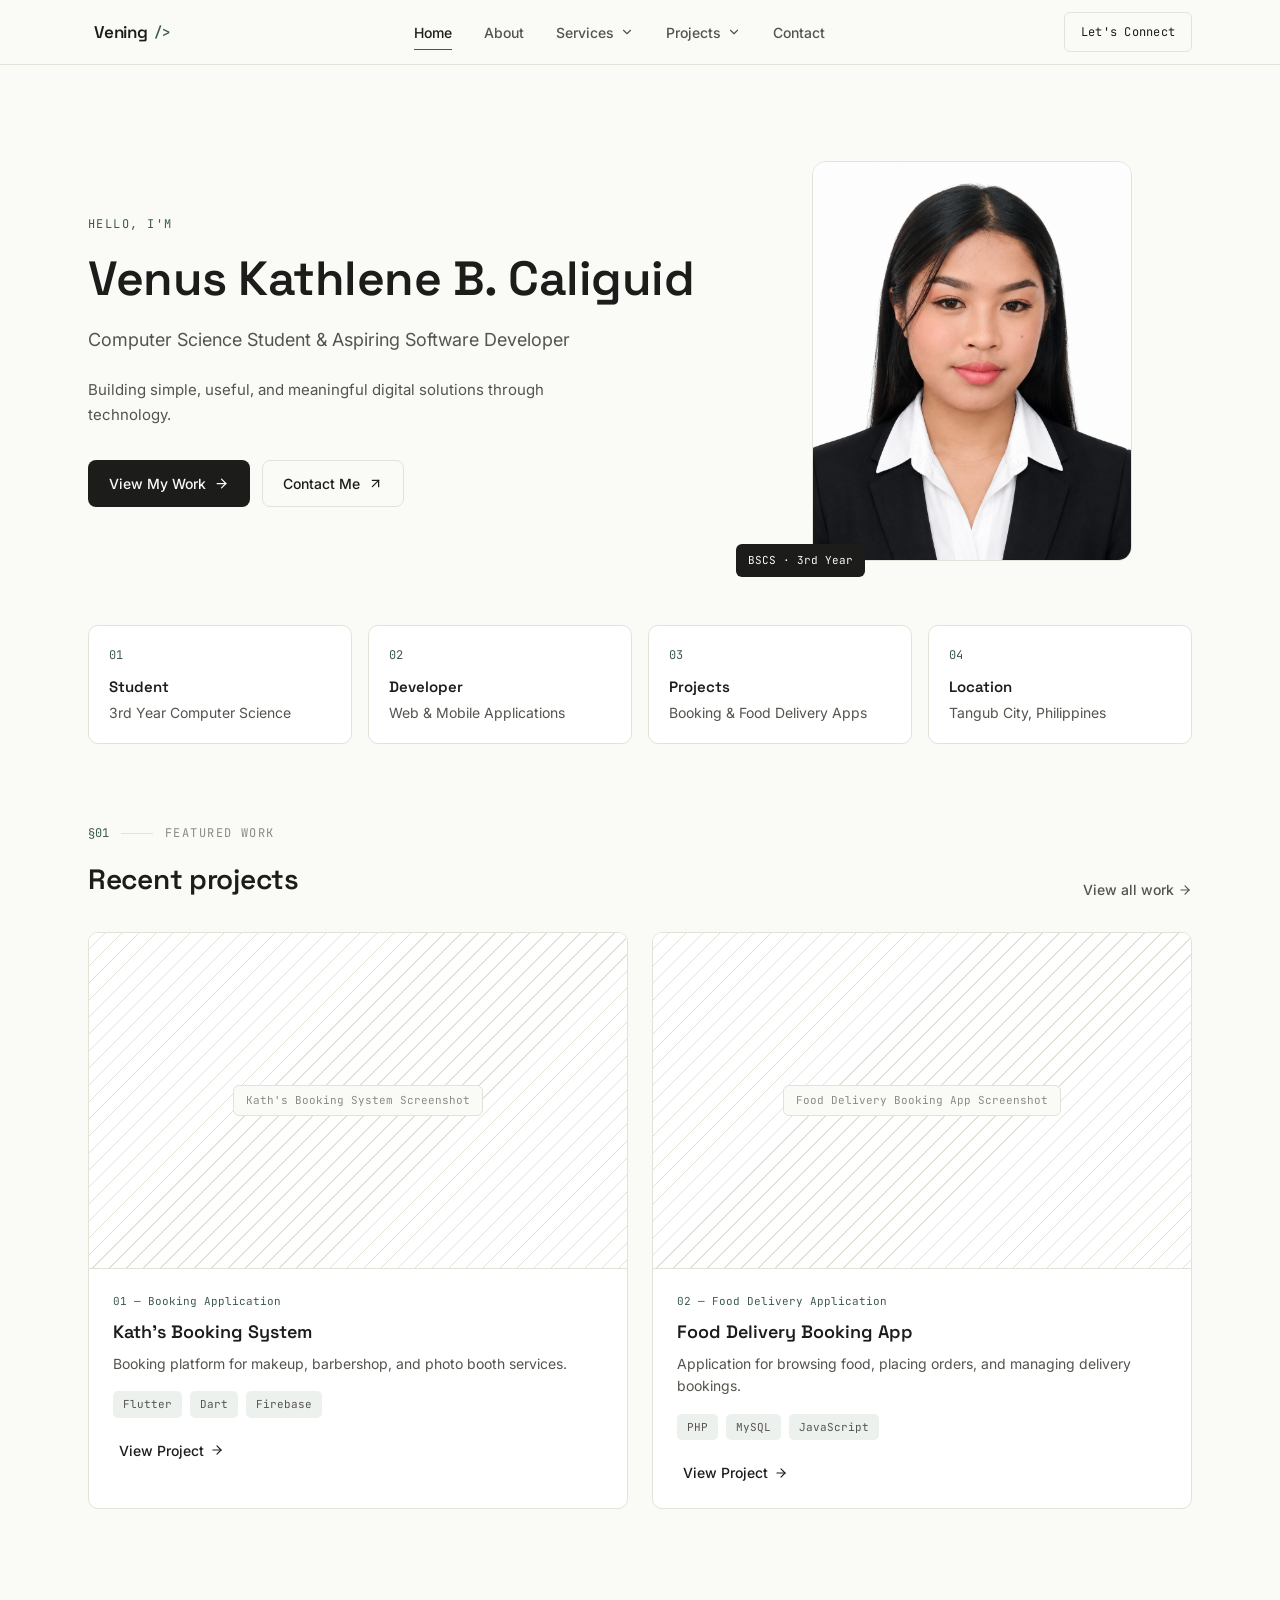
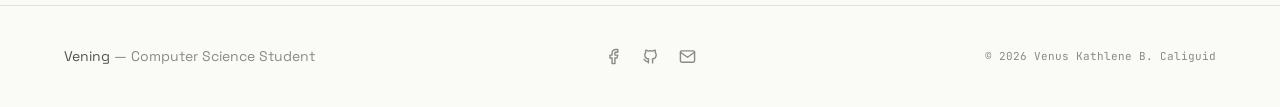
<file: index.html>
<!DOCTYPE html>
<html lang="en">
<head>
<meta charset="UTF-8" />
<meta name="viewport" content="width=device-width, initial-scale=1.0" />
<title>Vening — Venus Kathlene B. Caliguid</title>
<meta name="description" content="Portfolio of Venus Kathlene B. Caliguid (Vening), Computer Science student and aspiring software developer." />
<link rel="stylesheet" href="style.css" />
</head>
<body>

<!-- NAVBAR -->
<header class="navbar">
  <div class="container navbar-inner">
    <button class="logo" onclick="location.href='index.html'">Vening <span>/&gt;</span></button>

    <nav class="nav-links">
      <a href="index.html" class="nav-link active">Home</a>
      <a href="about.html" class="nav-link">About</a>
      <div class="nav-dropdown">
        <button class="nav-link nav-dropdown-toggle" type="button" aria-expanded="false">
          Services
          <svg class="dropdown-caret" viewBox="0 0 24 24" fill="none" stroke="currentColor" stroke-width="2" stroke-linecap="round" stroke-linejoin="round"><path d="m6 9 6 6 6-6"/></svg>
        </button>
        <div class="dropdown-menu">
          <a href="service-web-development.html" class="dropdown-item">Web Development</a>
          <a href="service-mobile-development.html" class="dropdown-item">Mobile Development</a>
          <a href="service-graphic-design.html" class="dropdown-item">Graphic Design</a>
        </div>
      </div>
      <div class="nav-dropdown">
        <button class="nav-link nav-dropdown-toggle" type="button" aria-expanded="false">
          Projects
          <svg class="dropdown-caret" viewBox="0 0 24 24" fill="none" stroke="currentColor" stroke-width="2" stroke-linecap="round" stroke-linejoin="round"><path d="m6 9 6 6 6-6"/></svg>
        </button>
        <div class="dropdown-menu">
          <a href="work.html" class="dropdown-item">Web Development</a>
          <a href="work.html" class="dropdown-item">Mobile Development</a>
        </div>
      </div>
      <a href="contact.html" class="nav-link">Contact</a>
    </nav>

    <a href="contact.html" class="connect-btn font-mono">Let's Connect</a>

    <button class="nav-toggle" aria-label="Toggle menu" aria-expanded="false">
      <svg class="icon-menu" viewBox="0 0 24 24" fill="none" stroke="currentColor" stroke-width="2" stroke-linecap="round"><line x1="3" y1="12" x2="21" y2="12"/><line x1="3" y1="6" x2="21" y2="6"/><line x1="3" y1="18" x2="21" y2="18"/></svg>
      <svg class="icon-close" viewBox="0 0 24 24" fill="none" stroke="currentColor" stroke-width="2" stroke-linecap="round" style="display:none"><line x1="18" y1="6" x2="6" y2="18"/><line x1="6" y1="6" x2="18" y2="18"/></svg>
    </button>
  </div>
  <div class="mobile-menu">
    <a href="index.html" class="nav-link active">Home</a>
    <a href="about.html" class="nav-link">About</a>
    <div class="mobile-dropdown">
      <button class="nav-link mobile-dropdown-toggle" type="button" aria-expanded="false">
        Services
        <svg class="dropdown-caret" viewBox="0 0 24 24" fill="none" stroke="currentColor" stroke-width="2" stroke-linecap="round" stroke-linejoin="round"><path d="m6 9 6 6 6-6"/></svg>
      </button>
      <div class="mobile-dropdown-menu">
        <span class="dropdown-item">Web Development</span>
        <span class="dropdown-item">Mobile Development</span>
        <span class="dropdown-item">Graphic Design</span>
      </div>
    </div>
    <div class="mobile-dropdown">
      <button class="nav-link mobile-dropdown-toggle" type="button" aria-expanded="false">
        Projects
        <svg class="dropdown-caret" viewBox="0 0 24 24" fill="none" stroke="currentColor" stroke-width="2" stroke-linecap="round" stroke-linejoin="round"><path d="m6 9 6 6 6-6"/></svg>
      </button>
      <div class="mobile-dropdown-menu">
        <a href="work.html" class="dropdown-item">Web Development</a>
        <a href="work.html" class="dropdown-item">Mobile Development</a>
      </div>
    </div>
    <a href="contact.html" class="nav-link">Contact</a>
    <a href="contact.html" class="connect-btn font-mono">Let's Connect</a>
  </div>
</header>

<main>
  <!-- HERO -->
  <section class="hero">
    <div class="container hero-grid">
      <div>
        <div class="hero-eyebrow fade">Hello, I'm</div>
        <h1 class="font-display fade fade-1">Venus Kathlene B. Caliguid</h1>
        <p class="hero-role fade fade-2">Computer Science Student &amp; Aspiring Software Developer</p>
        <p class="hero-desc fade fade-3">Building simple, useful, and meaningful digital solutions through technology.</p>
        <div class="hero-actions fade fade-4">
          <a href="work.html" class="btn btn-primary">
            View My Work
            <svg viewBox="0 0 24 24" fill="none" stroke="currentColor" stroke-width="2" stroke-linecap="round"><line x1="5" y1="12" x2="19" y2="12"/><polyline points="12 5 19 12 12 19"/></svg>
          </a>
          <a href="contact.html" class="btn btn-secondary">
            Contact Me
            <svg viewBox="0 0 24 24" fill="none" stroke="currentColor" stroke-width="2" stroke-linecap="round"><line x1="7" y1="17" x2="17" y2="7"/><polyline points="7 7 17 7 17 17"/></svg>
          </a>
        </div>
      </div>

      <div class="hero-photo-wrap fade fade-2">
        <div class="hero-photo">
          <img src="assets/profile-photo.png" alt="Venus Kathlene B. Caliguid" />
        </div>
        <div class="hero-badge font-mono">BSCS · 3rd Year</div>
      </div>
    </div>
  </section>

  <!-- QUICK INFO CARDS -->
  <section class="container">
    <div class="info-grid">
      <div class="info-card fade">
        <div class="idx font-mono">01</div>
        <h3 class="font-display">Student</h3>
        <p>3rd Year Computer Science</p>
      </div>
      <div class="info-card fade fade-1">
        <div class="idx font-mono">02</div>
        <h3 class="font-display">Developer</h3>
        <p>Web &amp; Mobile Applications</p>
      </div>
      <div class="info-card fade fade-2">
        <div class="idx font-mono">03</div>
        <h3 class="font-display">Projects</h3>
        <p>Booking &amp; Food Delivery Apps</p>
      </div>
      <div class="info-card fade fade-3">
        <div class="idx font-mono">04</div>
        <h3 class="font-display">Location</h3>
        <p>Tangub City, Philippines</p>
      </div>
    </div>
  </section>

  <!-- FEATURED WORK -->
  <section class="container">
    <div class="eyebrow">
      <span class="idx">§01</span><span class="rule"></span><span class="label">Featured Work</span>
    </div>
    <div class="section-head">
      <h2 class="font-display">Recent projects</h2>
      <a href="work.html" class="section-link">
        View all work
        <svg viewBox="0 0 24 24" fill="none" stroke="currentColor" stroke-width="2" stroke-linecap="round"><line x1="5" y1="12" x2="19" y2="12"/><polyline points="12 5 19 12 12 19"/></svg>
      </a>
    </div>

    <div class="project-grid">
      <!-- Project 1 -->
      <div class="project-card fade">
        <div class="placeholder ratio-16-10"><span>Kath's Booking System Screenshot</span></div>
        <div class="project-card-body">
          <div class="project-cat font-mono">01 — Booking Application</div>
          <h3 class="font-display">Kath's Booking System</h3>
          <p>Booking platform for makeup, barbershop, and photo booth services.</p>
          <div class="badge-row">
            <span class="badge">Flutter</span>
            <span class="badge">Dart</span>
            <span class="badge">Firebase</span>
          </div>
          <button class="view-link" data-open-project="kaths-booking">
            View Project
            <svg viewBox="0 0 24 24" fill="none" stroke="currentColor" stroke-width="2" stroke-linecap="round"><line x1="5" y1="12" x2="19" y2="12"/><polyline points="12 5 19 12 12 19"/></svg>
          </button>
        </div>
      </div>

      <!-- Project 2 -->
      <div class="project-card fade fade-1">
        <div class="placeholder ratio-16-10"><span>Food Delivery Booking App Screenshot</span></div>
        <div class="project-card-body">
          <div class="project-cat font-mono">02 — Food Delivery Application</div>
          <h3 class="font-display">Food Delivery Booking App</h3>
          <p>Application for browsing food, placing orders, and managing delivery bookings.</p>
          <div class="badge-row">
            <span class="badge">PHP</span>
            <span class="badge">MySQL</span>
            <span class="badge">JavaScript</span>
          </div>
          <button class="view-link" data-open-project="food-delivery">
            View Project
            <svg viewBox="0 0 24 24" fill="none" stroke="currentColor" stroke-width="2" stroke-linecap="round"><line x1="5" y1="12" x2="19" y2="12"/><polyline points="12 5 19 12 12 19"/></svg>
          </button>
        </div>
      </div>
    </div>
  </section>
</main>

<!-- FOOTER -->
<footer class="site-footer">
  <div class="container footer-inner">
    <a href="index.html" class="footer-name font-display">Vening <span>— Computer Science Student</span></a>
    <div class="footer-socials">
      <a href="https://www.facebook.com/venuskathlene.bagocaliguid" target="_blank" rel="noopener" aria-label="Facebook"><svg viewBox="0 0 24 24" fill="none" stroke="currentColor" stroke-width="2" stroke-linecap="round" stroke-linejoin="round"><path d="M18 2h-3a5 5 0 0 0-5 5v3H7v4h3v8h4v-8h3l1-4h-4V7a1 1 0 0 1 1-1h3z"/></svg></a>
      <a href="https://github.com/venuskathlene" target="_blank" rel="noopener" aria-label="GitHub"><svg viewBox="0 0 24 24" fill="none" stroke="currentColor" stroke-width="2" stroke-linecap="round" stroke-linejoin="round"><path d="M9 19c-4.3 1.4-4.3-2.5-6-3m12 5v-3.5c0-1 .1-1.4-.5-2 2.8-.3 5.5-1.4 5.5-6a4.6 4.6 0 0 0-1.3-3.2 4.2 4.2 0 0 0-.1-3.2s-1.1-.3-3.5 1.3a12.3 12.3 0 0 0-6.2 0C6.5 2.8 5.4 3.1 5.4 3.1a4.2 4.2 0 0 0-.1 3.2A4.6 4.6 0 0 0 4 9.5c0 4.6 2.7 5.7 5.5 6-.6.6-.6 1.2-.5 2V21"/></svg></a>
      <a href="mailto:venuskathlenecaliguid@gmail.com" aria-label="Email"><svg viewBox="0 0 24 24" fill="none" stroke="currentColor" stroke-width="2" stroke-linecap="round" stroke-linejoin="round"><rect x="2" y="4" width="20" height="16" rx="2"/><path d="m22 6-10 7L2 6"/></svg></a>
    </div>
    <span class="footer-copy">© 2026 Venus Kathlene B. Caliguid</span>
  </div>
</footer>

<!-- PROJECT MODAL -->
<div class="modal-overlay" id="project-modal">
  <div class="modal-box fade">
    <div class="modal-head">
      <span class="tag-idx font-mono" data-field="tag">Project 01</span>
      <button class="modal-close" aria-label="Close project details">
        <svg viewBox="0 0 24 24" fill="none" stroke="currentColor" stroke-width="2" stroke-linecap="round"><line x1="18" y1="6" x2="6" y2="18"/><line x1="6" y1="6" x2="18" y2="18"/></svg>
      </button>
    </div>
    <div class="modal-body">
      <div class="placeholder ratio-16-9"><span data-field="screenshot-label">Project Screenshot</span></div>
      <div class="modal-cat font-mono" data-field="category">Category</div>
      <h2 class="font-display" data-field="title">Project Title</h2>
      <p class="modal-desc" data-field="description">Description</p>
      <div class="modal-cols">
        <div>
          <h4 class="font-mono">Features</h4>
          <ul class="feature-list" data-field="features"></ul>
        </div>
        <div>
          <h4 class="font-mono">Technologies</h4>
          <div class="badge-row" data-field="tech"></div>
        </div>
      </div>
      <div class="modal-footer">
        <p class="modal-links-note font-mono">GitHub and live demo links have not been provided yet.</p>
        <span class="btn btn-secondary">
          <svg viewBox="0 0 24 24" fill="none" stroke="currentColor" stroke-width="2" stroke-linecap="round" stroke-linejoin="round"><path d="M9 19c-4.3 1.4-4.3-2.5-6-3m12 5v-3.5c0-1 .1-1.4-.5-2 2.8-.3 5.5-1.4 5.5-6a4.6 4.6 0 0 0-1.3-3.2 4.2 4.2 0 0 0-.1-3.2s-1.1-.3-3.5 1.3a12.3 12.3 0 0 0-6.2 0C6.5 2.8 5.4 3.1 5.4 3.1a4.2 4.2 0 0 0-.1 3.2A4.6 4.6 0 0 0 4 9.5c0 4.6 2.7 5.7 5.5 6-.6.6-.6 1.2-.5 2V21"/></svg>
          GitHub — coming soon
        </span>
        <span class="btn btn-secondary">
          <svg viewBox="0 0 24 24" fill="none" stroke="currentColor" stroke-width="2" stroke-linecap="round" stroke-linejoin="round"><path d="M18 13v6a2 2 0 0 1-2 2H5a2 2 0 0 1-2-2V8a2 2 0 0 1 2-2h6"/><polyline points="15 3 21 3 21 9"/><line x1="10" y1="14" x2="21" y2="3"/></svg>
          Live Demo — coming soon
        </span>
      </div>
    </div>
  </div>
</div>

<script src="script.js"></script>
</body>
</html>
</file>
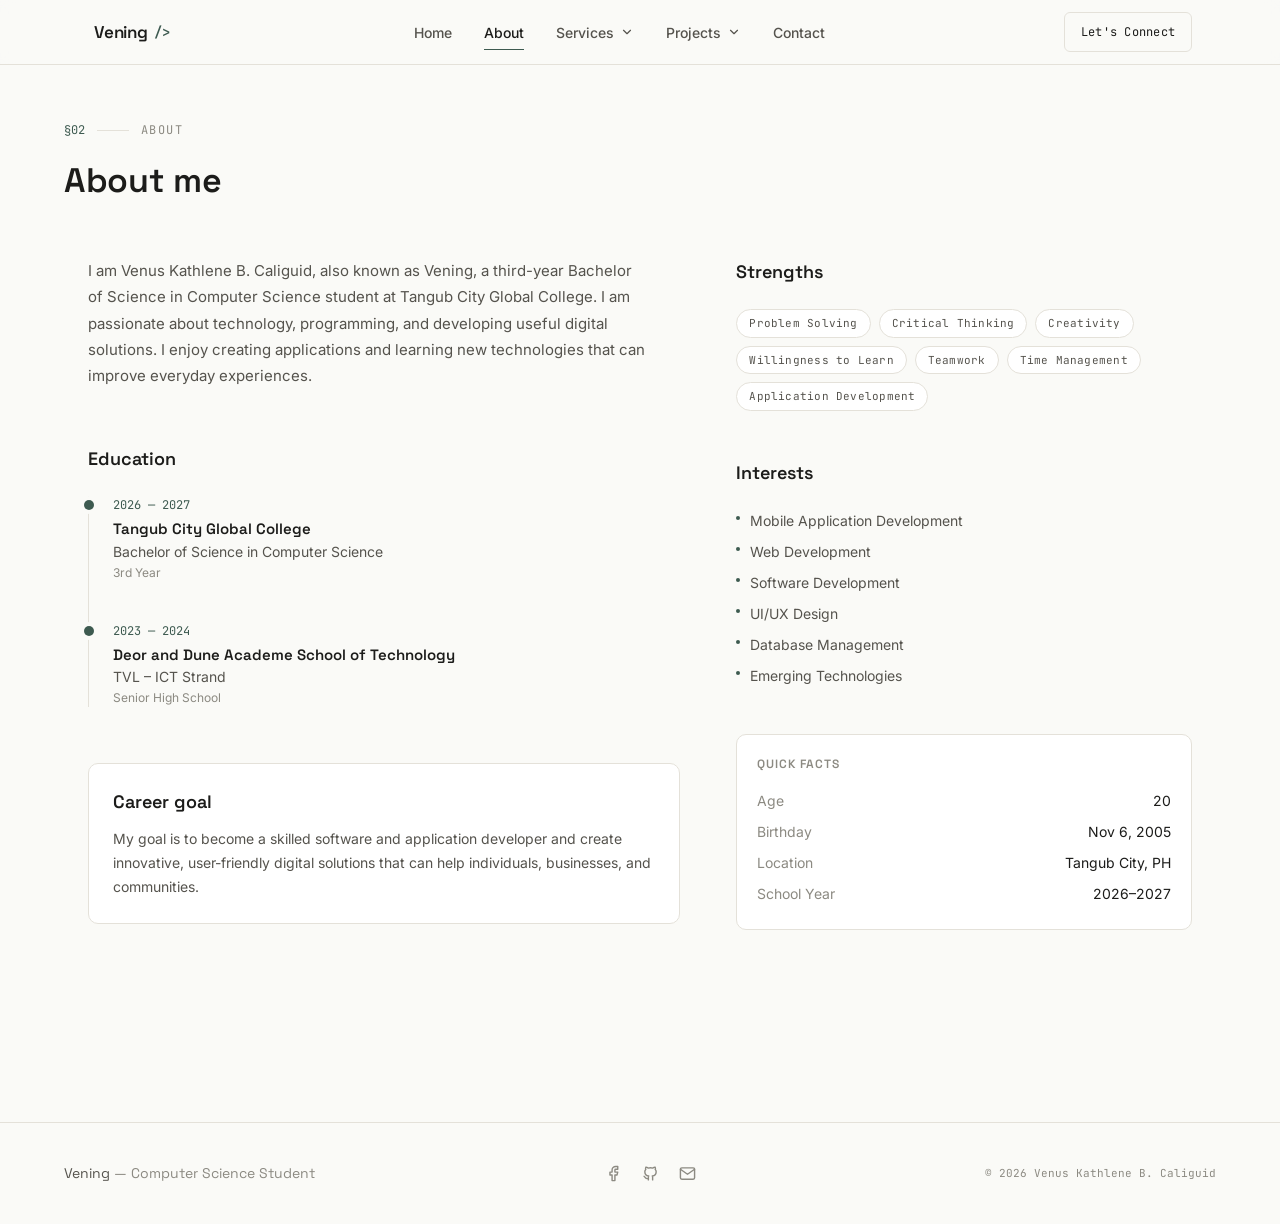
<file: about.html>
<!DOCTYPE html>
<html lang="en">
<head>
<meta charset="UTF-8" />
<meta name="viewport" content="width=device-width, initial-scale=1.0" />
<title>About — Vening</title>
<link rel="stylesheet" href="style.css" />
</head>
<body>

<header class="navbar">
  <div class="container navbar-inner">
    <button class="logo" onclick="location.href='index.html'">Vening <span>/&gt;</span></button>
    <nav class="nav-links">
      <a href="index.html" class="nav-link">Home</a>
      <a href="about.html" class="nav-link active">About</a>
      <div class="nav-dropdown">
        <button class="nav-link nav-dropdown-toggle" type="button" aria-expanded="false">
          Services
          <svg class="dropdown-caret" viewBox="0 0 24 24" fill="none" stroke="currentColor" stroke-width="2" stroke-linecap="round" stroke-linejoin="round"><path d="m6 9 6 6 6-6"/></svg>
        </button>
        <div class="dropdown-menu">
          <a href="service-web-development.html" class="dropdown-item">Web Development</a>
          <a href="service-mobile-development.html" class="dropdown-item">Mobile Development</a>
          <a href="service-graphic-design.html" class="dropdown-item">Graphic Design</a>
        </div>
      </div>
      <div class="nav-dropdown">
        <button class="nav-link nav-dropdown-toggle" type="button" aria-expanded="false">
          Projects
          <svg class="dropdown-caret" viewBox="0 0 24 24" fill="none" stroke="currentColor" stroke-width="2" stroke-linecap="round" stroke-linejoin="round"><path d="m6 9 6 6 6-6"/></svg>
        </button>
        <div class="dropdown-menu">
          <a href="work.html" class="dropdown-item">Web Development</a>
          <a href="work.html" class="dropdown-item">Mobile Development</a>
        </div>
      </div>
      <a href="contact.html" class="nav-link">Contact</a>
    </nav>
    <a href="contact.html" class="connect-btn font-mono">Let's Connect</a>
    <button class="nav-toggle" aria-label="Toggle menu" aria-expanded="false">
      <svg class="icon-menu" viewBox="0 0 24 24" fill="none" stroke="currentColor" stroke-width="2" stroke-linecap="round"><line x1="3" y1="12" x2="21" y2="12"/><line x1="3" y1="6" x2="21" y2="6"/><line x1="3" y1="18" x2="21" y2="18"/></svg>
      <svg class="icon-close" viewBox="0 0 24 24" fill="none" stroke="currentColor" stroke-width="2" stroke-linecap="round" style="display:none"><line x1="18" y1="6" x2="6" y2="18"/><line x1="6" y1="6" x2="18" y2="18"/></svg>
    </button>
  </div>
  <div class="mobile-menu">
    <a href="index.html" class="nav-link">Home</a>
    <a href="about.html" class="nav-link active">About</a>
    <div class="mobile-dropdown">
      <button class="nav-link mobile-dropdown-toggle" type="button" aria-expanded="false">
        Services
        <svg class="dropdown-caret" viewBox="0 0 24 24" fill="none" stroke="currentColor" stroke-width="2" stroke-linecap="round" stroke-linejoin="round"><path d="m6 9 6 6 6-6"/></svg>
      </button>
      <div class="mobile-dropdown-menu">
        <span class="dropdown-item">Web Development</span>
        <span class="dropdown-item">Mobile Development</span>
        <span class="dropdown-item">Graphic Design</span>
      </div>
    </div>
    <div class="mobile-dropdown">
      <button class="nav-link mobile-dropdown-toggle" type="button" aria-expanded="false">
        Projects
        <svg class="dropdown-caret" viewBox="0 0 24 24" fill="none" stroke="currentColor" stroke-width="2" stroke-linecap="round" stroke-linejoin="round"><path d="m6 9 6 6 6-6"/></svg>
      </button>
      <div class="mobile-dropdown-menu">
        <a href="work.html" class="dropdown-item">Web Development</a>
        <a href="work.html" class="dropdown-item">Mobile Development</a>
      </div>
    </div>
    <a href="contact.html" class="nav-link">Contact</a>
    <a href="contact.html" class="connect-btn font-mono">Let's Connect</a>
  </div>
</header>

<main>
  <section class="container page-head">
    <div class="eyebrow"><span class="idx">§02</span><span class="rule"></span><span class="label">About</span></div>
    <h1 class="font-display fade">About me</h1>
  </section>

  <section class="container about-grid">
    <div>
      <p class="about-intro fade fade-1">
        I am Venus Kathlene B. Caliguid, also known as Vening, a third-year Bachelor of Science
        in Computer Science student at Tangub City Global College. I am passionate about
        technology, programming, and developing useful digital solutions. I enjoy creating
        applications and learning new technologies that can improve everyday experiences.
      </p>

      <div>
        <h2 class="font-display">Education</h2>
        <div class="timeline">
          <div class="timeline-item fade">
            <span class="timeline-dot"></span>
            <div class="timeline-year font-mono">2026 — 2027</div>
            <div class="timeline-school font-display">Tangub City Global College</div>
            <div class="timeline-program">Bachelor of Science in Computer Science</div>
            <div class="timeline-note">3rd Year</div>
          </div>
          <div class="timeline-item fade fade-1">
            <span class="timeline-dot"></span>
            <div class="timeline-year font-mono">2023 — 2024</div>
            <div class="timeline-school font-display">Deor and Dune Academe School of Technology</div>
            <div class="timeline-program">TVL – ICT Strand</div>
            <div class="timeline-note">Senior High School</div>
          </div>
        </div>
      </div>

      <div class="goal-box fade">
        <h2 class="font-display">Career goal</h2>
        <p>
          My goal is to become a skilled software and application developer and create
          innovative, user-friendly digital solutions that can help individuals, businesses,
          and communities.
        </p>
      </div>
    </div>

    <div class="about-side">
      <div>
        <h2 class="font-display">Strengths</h2>
        <div class="tag-row">
          <span class="tag">Problem Solving</span>
          <span class="tag">Critical Thinking</span>
          <span class="tag">Creativity</span>
          <span class="tag">Willingness to Learn</span>
          <span class="tag">Teamwork</span>
          <span class="tag">Time Management</span>
          <span class="tag">Application Development</span>
        </div>
      </div>

      <div>
        <h2 class="font-display">Interests</h2>
        <ul class="interest-list">
          <li><span class="interest-dot"></span>Mobile Application Development</li>
          <li><span class="interest-dot"></span>Web Development</li>
          <li><span class="interest-dot"></span>Software Development</li>
          <li><span class="interest-dot"></span>UI/UX Design</li>
          <li><span class="interest-dot"></span>Database Management</li>
          <li><span class="interest-dot"></span>Emerging Technologies</li>
        </ul>
      </div>

      <div class="facts-box">
        <h2 class="font-mono">Quick facts</h2>
        <dl>
          <div class="fact-row"><dt>Age</dt><dd>20</dd></div>
          <div class="fact-row"><dt>Birthday</dt><dd>Nov 6, 2005</dd></div>
          <div class="fact-row"><dt>Location</dt><dd>Tangub City, PH</dd></div>
          <div class="fact-row"><dt>School Year</dt><dd>2026–2027</dd></div>
        </dl>
      </div>
    </div>
  </section>
</main>

<footer class="site-footer">
  <div class="container footer-inner">
    <a href="index.html" class="footer-name font-display">Vening <span>— Computer Science Student</span></a>
    <div class="footer-socials">
      <a href="https://www.facebook.com/venuskathlene.bagocaliguid" target="_blank" rel="noopener" aria-label="Facebook"><svg viewBox="0 0 24 24" fill="none" stroke="currentColor" stroke-width="2" stroke-linecap="round" stroke-linejoin="round"><path d="M18 2h-3a5 5 0 0 0-5 5v3H7v4h3v8h4v-8h3l1-4h-4V7a1 1 0 0 1 1-1h3z"/></svg></a>
      <a href="https://github.com/venuskathlene" target="_blank" rel="noopener" aria-label="GitHub"><svg viewBox="0 0 24 24" fill="none" stroke="currentColor" stroke-width="2" stroke-linecap="round" stroke-linejoin="round"><path d="M9 19c-4.3 1.4-4.3-2.5-6-3m12 5v-3.5c0-1 .1-1.4-.5-2 2.8-.3 5.5-1.4 5.5-6a4.6 4.6 0 0 0-1.3-3.2 4.2 4.2 0 0 0-.1-3.2s-1.1-.3-3.5 1.3a12.3 12.3 0 0 0-6.2 0C6.5 2.8 5.4 3.1 5.4 3.1a4.2 4.2 0 0 0-.1 3.2A4.6 4.6 0 0 0 4 9.5c0 4.6 2.7 5.7 5.5 6-.6.6-.6 1.2-.5 2V21"/></svg></a>
      <a href="mailto:venuskathlenecaliguid@gmail.com" aria-label="Email"><svg viewBox="0 0 24 24" fill="none" stroke="currentColor" stroke-width="2" stroke-linecap="round" stroke-linejoin="round"><rect x="2" y="4" width="20" height="16" rx="2"/><path d="m22 6-10 7L2 6"/></svg></a>
    </div>
    <span class="footer-copy">© 2026 Venus Kathlene B. Caliguid</span>
  </div>
</footer>

<script src="script.js"></script>
</body>
</html>
</file>
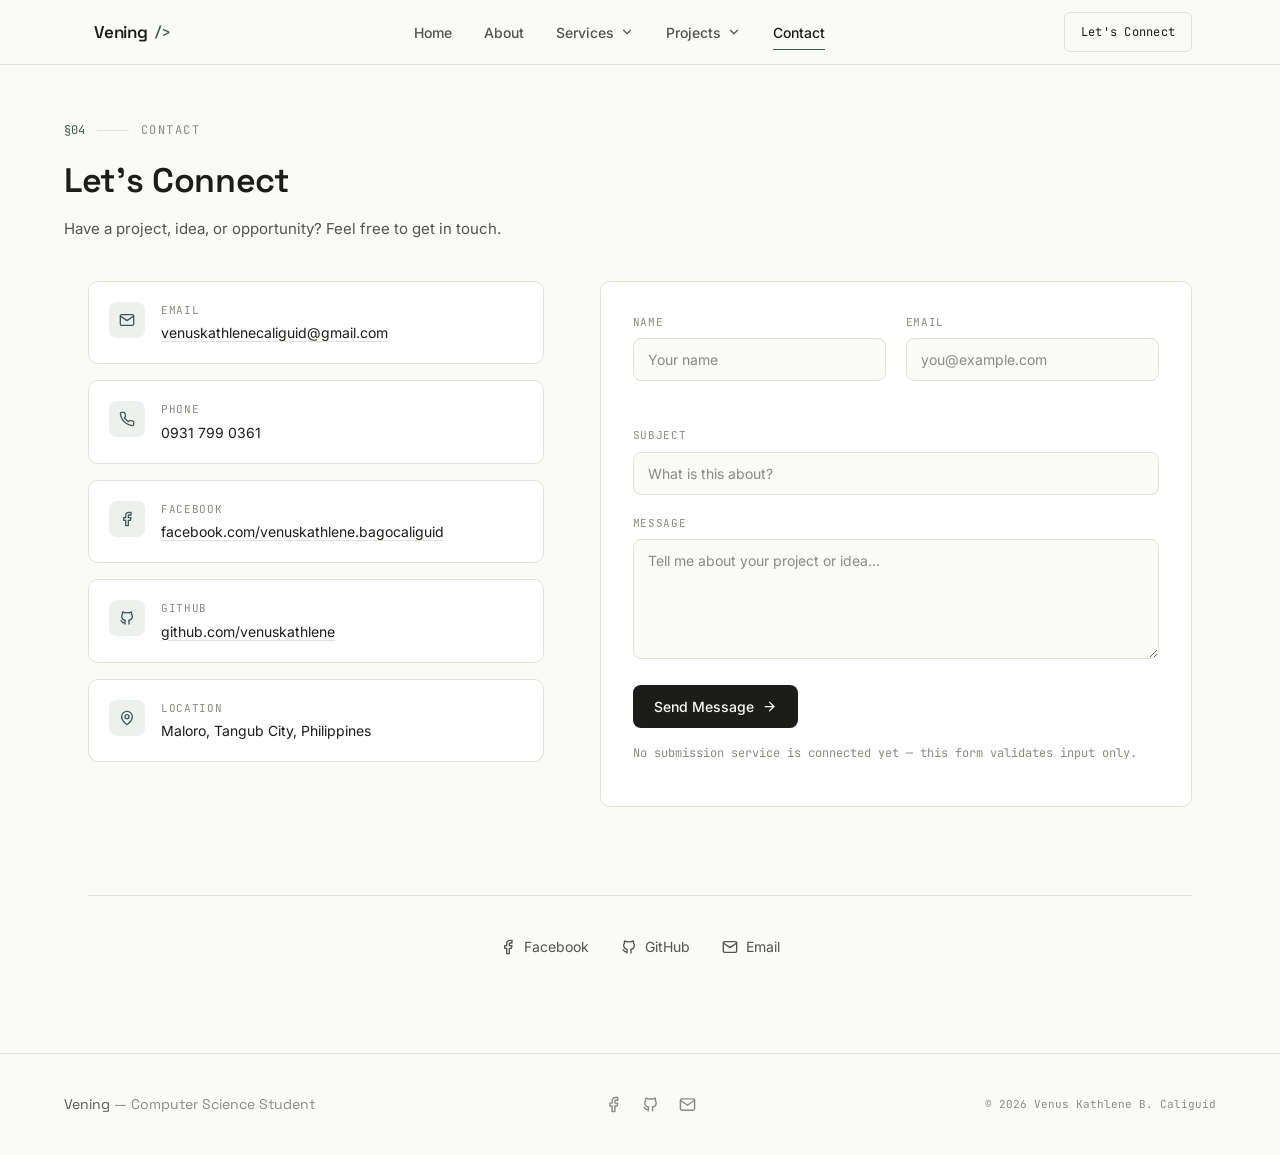
<file: contact.html>
<!DOCTYPE html>
<html lang="en">
<head>
<meta charset="UTF-8" />
<meta name="viewport" content="width=device-width, initial-scale=1.0" />
<title>Contact — Vening</title>
<link rel="stylesheet" href="style.css" />
</head>
<body>

<header class="navbar">
  <div class="container navbar-inner">
    <button class="logo" onclick="location.href='index.html'">Vening <span>/&gt;</span></button>
    <nav class="nav-links">
      <a href="index.html" class="nav-link">Home</a>
      <a href="about.html" class="nav-link">About</a>
      <div class="nav-dropdown">
        <button class="nav-link nav-dropdown-toggle" type="button" aria-expanded="false">
          Services
          <svg class="dropdown-caret" viewBox="0 0 24 24" fill="none" stroke="currentColor" stroke-width="2" stroke-linecap="round" stroke-linejoin="round"><path d="m6 9 6 6 6-6"/></svg>
        </button>
        <div class="dropdown-menu">
          <a href="service-web-development.html" class="dropdown-item">Web Development</a>
          <a href="service-mobile-development.html" class="dropdown-item">Mobile Development</a>
          <a href="service-graphic-design.html" class="dropdown-item">Graphic Design</a>
        </div>
      </div>
      <div class="nav-dropdown">
        <button class="nav-link nav-dropdown-toggle" type="button" aria-expanded="false">
          Projects
          <svg class="dropdown-caret" viewBox="0 0 24 24" fill="none" stroke="currentColor" stroke-width="2" stroke-linecap="round" stroke-linejoin="round"><path d="m6 9 6 6 6-6"/></svg>
        </button>
        <div class="dropdown-menu">
          <a href="work.html" class="dropdown-item">Web Development</a>
          <a href="work.html" class="dropdown-item">Mobile Development</a>
        </div>
      </div>
      <a href="contact.html" class="nav-link active">Contact</a>
    </nav>
    <a href="contact.html" class="connect-btn font-mono">Let's Connect</a>
    <button class="nav-toggle" aria-label="Toggle menu" aria-expanded="false">
      <svg class="icon-menu" viewBox="0 0 24 24" fill="none" stroke="currentColor" stroke-width="2" stroke-linecap="round"><line x1="3" y1="12" x2="21" y2="12"/><line x1="3" y1="6" x2="21" y2="6"/><line x1="3" y1="18" x2="21" y2="18"/></svg>
      <svg class="icon-close" viewBox="0 0 24 24" fill="none" stroke="currentColor" stroke-width="2" stroke-linecap="round" style="display:none"><line x1="18" y1="6" x2="6" y2="18"/><line x1="6" y1="6" x2="18" y2="18"/></svg>
    </button>
  </div>
  <div class="mobile-menu">
    <a href="index.html" class="nav-link">Home</a>
    <a href="about.html" class="nav-link">About</a>
    <div class="mobile-dropdown">
      <button class="nav-link mobile-dropdown-toggle" type="button" aria-expanded="false">
        Services
        <svg class="dropdown-caret" viewBox="0 0 24 24" fill="none" stroke="currentColor" stroke-width="2" stroke-linecap="round" stroke-linejoin="round"><path d="m6 9 6 6 6-6"/></svg>
      </button>
      <div class="mobile-dropdown-menu">
        <span class="dropdown-item">Web Development</span>
        <span class="dropdown-item">Mobile Development</span>
        <span class="dropdown-item">Graphic Design</span>
      </div>
    </div>
    <div class="mobile-dropdown">
      <button class="nav-link mobile-dropdown-toggle" type="button" aria-expanded="false">
        Projects
        <svg class="dropdown-caret" viewBox="0 0 24 24" fill="none" stroke="currentColor" stroke-width="2" stroke-linecap="round" stroke-linejoin="round"><path d="m6 9 6 6 6-6"/></svg>
      </button>
      <div class="mobile-dropdown-menu">
        <a href="work.html" class="dropdown-item">Web Development</a>
        <a href="work.html" class="dropdown-item">Mobile Development</a>
      </div>
    </div>
    <a href="contact.html" class="nav-link active">Contact</a>
    <a href="contact.html" class="connect-btn font-mono">Let's Connect</a>
  </div>
</header>

<main>
  <section class="container page-head">
    <div class="eyebrow"><span class="idx">§04</span><span class="rule"></span><span class="label">Contact</span></div>
    <h1 class="font-display fade">Let's Connect</h1>
    <p class="page-lead fade fade-1">Have a project, idea, or opportunity? Feel free to get in touch.</p>
  </section>

  <section class="container contact-grid">
    <div class="contact-cards">
      <div class="contact-card fade">
        <div class="contact-icon"><svg viewBox="0 0 24 24" fill="none" stroke="currentColor" stroke-width="2" stroke-linecap="round" stroke-linejoin="round"><rect x="2" y="4" width="20" height="16" rx="2"/><path d="m22 6-10 7L2 6"/></svg></div>
        <div>
          <div class="contact-label font-mono">Email</div>
          <div class="contact-value"><a href="mailto:venuskathlenecaliguid@gmail.com">venuskathlenecaliguid@gmail.com</a></div>
        </div>
      </div>
      <div class="contact-card fade fade-1">
        <div class="contact-icon"><svg viewBox="0 0 24 24" fill="none" stroke="currentColor" stroke-width="2" stroke-linecap="round" stroke-linejoin="round"><path d="M22 16.9v3a2 2 0 0 1-2.2 2 19.8 19.8 0 0 1-8.6-3.1 19.5 19.5 0 0 1-6-6 19.8 19.8 0 0 1-3.1-8.7A2 2 0 0 1 4.1 2h3a2 2 0 0 1 2 1.7c.1 1 .3 2 .6 3a2 2 0 0 1-.5 2.1L8 10a16 16 0 0 0 6 6l1.2-1.2a2 2 0 0 1 2.1-.5c1 .3 2 .5 3 .6a2 2 0 0 1 1.7 2z"/></svg></div>
        <div>
          <div class="contact-label font-mono">Phone</div>
          <div class="contact-value">0931 799 0361</div>
        </div>
      </div>
      <div class="contact-card fade fade-2">
        <div class="contact-icon"><svg viewBox="0 0 24 24" fill="none" stroke="currentColor" stroke-width="2" stroke-linecap="round" stroke-linejoin="round"><path d="M18 2h-3a5 5 0 0 0-5 5v3H7v4h3v8h4v-8h3l1-4h-4V7a1 1 0 0 1 1-1h3z"/></svg></div>
        <div>
          <div class="contact-label font-mono">Facebook</div>
          <div class="contact-value"><a href="https://www.facebook.com/venuskathlene.bagocaliguid" target="_blank" rel="noopener">facebook.com/venuskathlene.bagocaliguid</a></div>
        </div>
      </div>
      <div class="contact-card fade fade-3">
        <div class="contact-icon"><svg viewBox="0 0 24 24" fill="none" stroke="currentColor" stroke-width="2" stroke-linecap="round" stroke-linejoin="round"><path d="M9 19c-4.3 1.4-4.3-2.5-6-3m12 5v-3.5c0-1 .1-1.4-.5-2 2.8-.3 5.5-1.4 5.5-6a4.6 4.6 0 0 0-1.3-3.2 4.2 4.2 0 0 0-.1-3.2s-1.1-.3-3.5 1.3a12.3 12.3 0 0 0-6.2 0C6.5 2.8 5.4 3.1 5.4 3.1a4.2 4.2 0 0 0-.1 3.2A4.6 4.6 0 0 0 4 9.5c0 4.6 2.7 5.7 5.5 6-.6.6-.6 1.2-.5 2V21"/></svg></div>
        <div>
          <div class="contact-label font-mono">GitHub</div>
          <div class="contact-value"><a href="https://github.com/venuskathlene" target="_blank" rel="noopener">github.com/venuskathlene</a></div>
        </div>
      </div>
      <div class="contact-card fade fade-4">
        <div class="contact-icon"><svg viewBox="0 0 24 24" fill="none" stroke="currentColor" stroke-width="2" stroke-linecap="round" stroke-linejoin="round"><path d="M20 10c0 6-8 12-8 12s-8-6-8-12a8 8 0 0 1 16 0z"/><circle cx="12" cy="10" r="3"/></svg></div>
        <div>
          <div class="contact-label font-mono">Location</div>
          <div class="contact-value">Maloro, Tangub City, Philippines</div>
        </div>
      </div>
    </div>

    <form id="contact-form" class="contact-form" novalidate>
      <div class="form-status font-mono" id="form-status"></div>

      <div class="form-row">
        <div class="field">
          <label for="name">Name</label>
          <input type="text" id="name" name="name" placeholder="Your name" />
          <p class="field-error" data-error-for="name"></p>
        </div>
        <div class="field">
          <label for="email">Email</label>
          <input type="email" id="email" name="email" placeholder="you@example.com" />
          <p class="field-error" data-error-for="email"></p>
        </div>
      </div>

      <div class="field">
        <label for="subject">Subject</label>
        <input type="text" id="subject" name="subject" placeholder="What is this about?" />
        <p class="field-error" data-error-for="subject"></p>
      </div>

      <div class="field">
        <label for="message">Message</label>
        <textarea id="message" name="message" placeholder="Tell me about your project or idea..."></textarea>
        <p class="field-error" data-error-for="message"></p>
      </div>

      <button type="submit" class="btn btn-primary">
        Send Message
        <svg viewBox="0 0 24 24" fill="none" stroke="currentColor" stroke-width="2" stroke-linecap="round"><line x1="5" y1="12" x2="19" y2="12"/><polyline points="12 5 19 12 12 19"/></svg>
      </button>
      <p class="form-note">No submission service is connected yet — this form validates input only.</p>
    </form>
  </section>

  <div class="container">
    <div class="social-row">
      <a href="https://www.facebook.com/venuskathlene.bagocaliguid" target="_blank" rel="noopener">
        <svg viewBox="0 0 24 24" fill="none" stroke="currentColor" stroke-width="2" stroke-linecap="round" stroke-linejoin="round"><path d="M18 2h-3a5 5 0 0 0-5 5v3H7v4h3v8h4v-8h3l1-4h-4V7a1 1 0 0 1 1-1h3z"/></svg>
        Facebook
      </a>
      <a href="https://github.com/venuskathlene" target="_blank" rel="noopener">
        <svg viewBox="0 0 24 24" fill="none" stroke="currentColor" stroke-width="2" stroke-linecap="round" stroke-linejoin="round"><path d="M9 19c-4.3 1.4-4.3-2.5-6-3m12 5v-3.5c0-1 .1-1.4-.5-2 2.8-.3 5.5-1.4 5.5-6a4.6 4.6 0 0 0-1.3-3.2 4.2 4.2 0 0 0-.1-3.2s-1.1-.3-3.5 1.3a12.3 12.3 0 0 0-6.2 0C6.5 2.8 5.4 3.1 5.4 3.1a4.2 4.2 0 0 0-.1 3.2A4.6 4.6 0 0 0 4 9.5c0 4.6 2.7 5.7 5.5 6-.6.6-.6 1.2-.5 2V21"/></svg>
        GitHub
      </a>
      <a href="mailto:venuskathlenecaliguid@gmail.com">
        <svg viewBox="0 0 24 24" fill="none" stroke="currentColor" stroke-width="2" stroke-linecap="round" stroke-linejoin="round"><rect x="2" y="4" width="20" height="16" rx="2"/><path d="m22 6-10 7L2 6"/></svg>
        Email
      </a>
    </div>
  </div>
</main>

<footer class="site-footer">
  <div class="container footer-inner">
    <a href="index.html" class="footer-name font-display">Vening <span>— Computer Science Student</span></a>
    <div class="footer-socials">
      <a href="https://www.facebook.com/venuskathlene.bagocaliguid" target="_blank" rel="noopener" aria-label="Facebook"><svg viewBox="0 0 24 24" fill="none" stroke="currentColor" stroke-width="2" stroke-linecap="round" stroke-linejoin="round"><path d="M18 2h-3a5 5 0 0 0-5 5v3H7v4h3v8h4v-8h3l1-4h-4V7a1 1 0 0 1 1-1h3z"/></svg></a>
      <a href="https://github.com/venuskathlene" target="_blank" rel="noopener" aria-label="GitHub"><svg viewBox="0 0 24 24" fill="none" stroke="currentColor" stroke-width="2" stroke-linecap="round" stroke-linejoin="round"><path d="M9 19c-4.3 1.4-4.3-2.5-6-3m12 5v-3.5c0-1 .1-1.4-.5-2 2.8-.3 5.5-1.4 5.5-6a4.6 4.6 0 0 0-1.3-3.2 4.2 4.2 0 0 0-.1-3.2s-1.1-.3-3.5 1.3a12.3 12.3 0 0 0-6.2 0C6.5 2.8 5.4 3.1 5.4 3.1a4.2 4.2 0 0 0-.1 3.2A4.6 4.6 0 0 0 4 9.5c0 4.6 2.7 5.7 5.5 6-.6.6-.6 1.2-.5 2V21"/></svg></a>
      <a href="mailto:venuskathlenecaliguid@gmail.com" aria-label="Email"><svg viewBox="0 0 24 24" fill="none" stroke="currentColor" stroke-width="2" stroke-linecap="round" stroke-linejoin="round"><rect x="2" y="4" width="20" height="16" rx="2"/><path d="m22 6-10 7L2 6"/></svg></a>
    </div>
    <span class="footer-copy">© 2026 Venus Kathlene B. Caliguid</span>
  </div>
</footer>

<script src="script.js"></script>
</body>
</html>
</file>
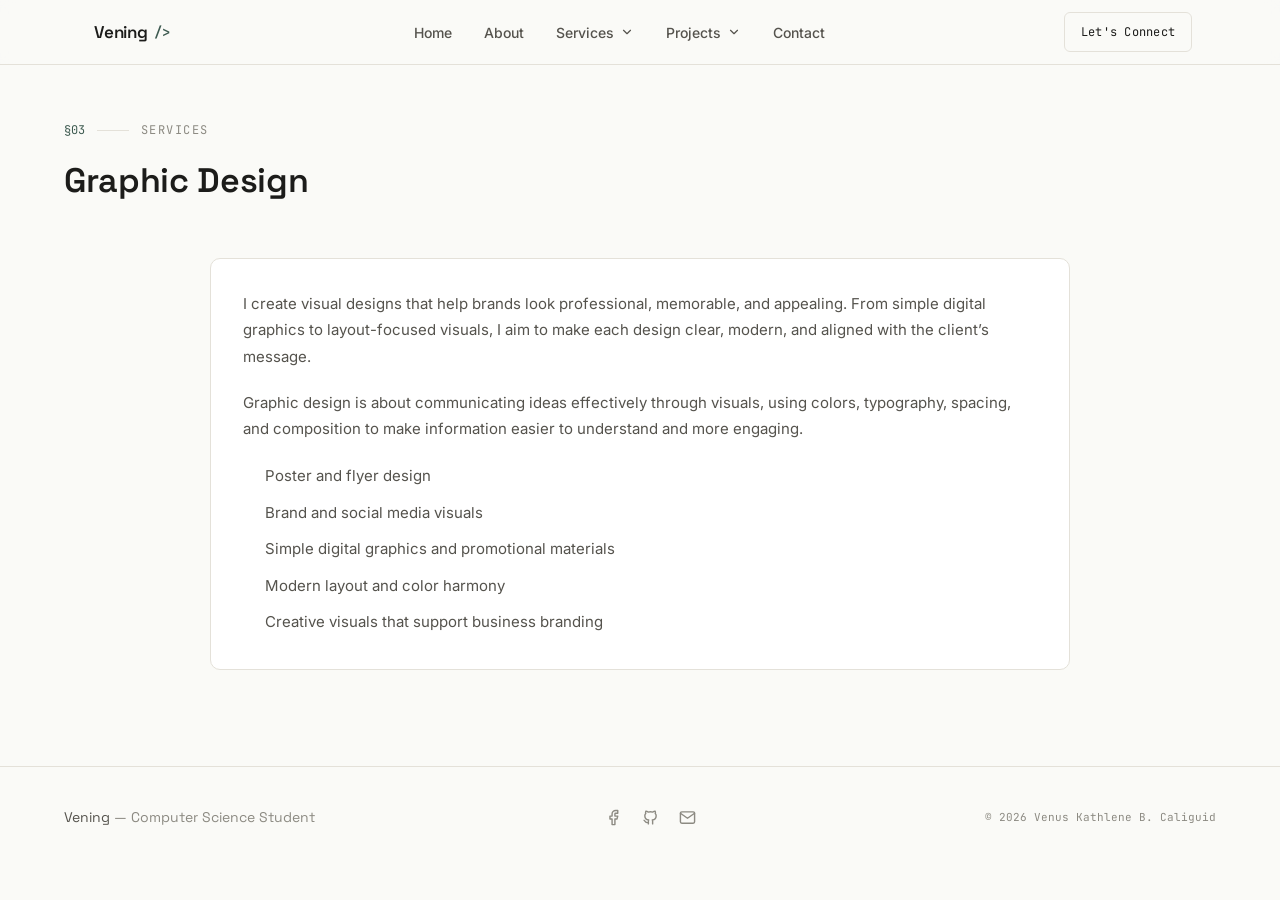
<file: service-graphic-design.html>
<!DOCTYPE html>
<html lang="en">
<head>
<meta charset="UTF-8" />
<meta name="viewport" content="width=device-width, initial-scale=1.0" />
<title>Graphic Design — Vening</title>
<link rel="stylesheet" href="style.css" />
</head>
<body>

<header class="navbar">
  <div class="container navbar-inner">
    <button class="logo" onclick="location.href='index.html'">Vening <span>/&gt;</span></button>
    <nav class="nav-links">
      <a href="index.html" class="nav-link">Home</a>
      <a href="about.html" class="nav-link">About</a>
      <div class="nav-dropdown">
        <button class="nav-link nav-dropdown-toggle" type="button" aria-expanded="false">
          Services
          <svg class="dropdown-caret" viewBox="0 0 24 24" fill="none" stroke="currentColor" stroke-width="2" stroke-linecap="round" stroke-linejoin="round"><path d="m6 9 6 6 6-6"/></svg>
        </button>
        <div class="dropdown-menu">
          <a href="service-web-development.html" class="dropdown-item">Web Development</a>
          <a href="service-mobile-development.html" class="dropdown-item">Mobile Development</a>
          <a href="service-graphic-design.html" class="dropdown-item">Graphic Design</a>
        </div>
      </div>
      <div class="nav-dropdown">
        <button class="nav-link nav-dropdown-toggle" type="button" aria-expanded="false">
          Projects
          <svg class="dropdown-caret" viewBox="0 0 24 24" fill="none" stroke="currentColor" stroke-width="2" stroke-linecap="round" stroke-linejoin="round"><path d="m6 9 6 6 6-6"/></svg>
        </button>
        <div class="dropdown-menu">
          <a href="work.html" class="dropdown-item">Web Development</a>
          <a href="work.html" class="dropdown-item">Mobile Development</a>
        </div>
      </div>
      <a href="contact.html" class="nav-link">Contact</a>
    </nav>
    <a href="contact.html" class="connect-btn font-mono">Let's Connect</a>
    <button class="nav-toggle" aria-label="Toggle menu" aria-expanded="false">
      <svg class="icon-menu" viewBox="0 0 24 24" fill="none" stroke="currentColor" stroke-width="2" stroke-linecap="round"><line x1="3" y1="12" x2="21" y2="12"/><line x1="3" y1="6" x2="21" y2="6"/><line x1="3" y1="18" x2="21" y2="18"/></svg>
      <svg class="icon-close" viewBox="0 0 24 24" fill="none" stroke="currentColor" stroke-width="2" stroke-linecap="round" style="display:none"><line x1="18" y1="6" x2="6" y2="18"/><line x1="6" y1="6" x2="18" y2="18"/></svg>
    </button>
  </div>
  <div class="mobile-menu">
    <a href="index.html" class="nav-link">Home</a>
    <a href="about.html" class="nav-link">About</a>
    <div class="mobile-dropdown">
      <button class="nav-link mobile-dropdown-toggle" type="button" aria-expanded="false">
        Services
        <svg class="dropdown-caret" viewBox="0 0 24 24" fill="none" stroke="currentColor" stroke-width="2" stroke-linecap="round" stroke-linejoin="round"><path d="m6 9 6 6 6-6"/></svg>
      </button>
      <div class="mobile-dropdown-menu">
        <a href="service-web-development.html" class="dropdown-item">Web Development</a>
        <a href="service-mobile-development.html" class="dropdown-item">Mobile Development</a>
        <a href="service-graphic-design.html" class="dropdown-item">Graphic Design</a>
      </div>
    </div>
    <div class="mobile-dropdown">
      <button class="nav-link mobile-dropdown-toggle" type="button" aria-expanded="false">
        Projects
        <svg class="dropdown-caret" viewBox="0 0 24 24" fill="none" stroke="currentColor" stroke-width="2" stroke-linecap="round" stroke-linejoin="round"><path d="m6 9 6 6 6-6"/></svg>
      </button>
      <div class="mobile-dropdown-menu">
        <a href="work.html" class="dropdown-item">Web Development</a>
        <a href="work.html" class="dropdown-item">Mobile Development</a>
      </div>
    </div>
    <a href="contact.html" class="nav-link">Contact</a>
    <a href="contact.html" class="connect-btn font-mono">Let's Connect</a>
  </div>
</header>

<main>
  <section class="container page-head">
    <div class="eyebrow"><span class="idx">§03</span><span class="rule"></span><span class="label">Services</span></div>
    <h1 class="font-display fade">Graphic Design</h1>
  </section>

  <section class="container service-box fade">
    <p>I create visual designs that help brands look professional, memorable, and appealing. From simple digital graphics to layout-focused visuals, I aim to make each design clear, modern, and aligned with the client’s message.</p>
    <p>Graphic design is about communicating ideas effectively through visuals, using colors, typography, spacing, and composition to make information easier to understand and more engaging.</p>
    <ul class="service-list">
      <li>Poster and flyer design</li>
      <li>Brand and social media visuals</li>
      <li>Simple digital graphics and promotional materials</li>
      <li>Modern layout and color harmony</li>
      <li>Creative visuals that support business branding</li>
    </ul>
  </section>
</main>

<footer class="site-footer">
  <div class="container footer-inner">
    <a href="index.html" class="footer-name font-display">Vening <span>— Computer Science Student</span></a>
    <div class="footer-socials">
      <a href="https://www.facebook.com/venuskathlene.bagocaliguid" target="_blank" rel="noopener" aria-label="Facebook"><svg viewBox="0 0 24 24" fill="none" stroke="currentColor" stroke-width="2" stroke-linecap="round" stroke-linejoin="round"><path d="M18 2h-3a5 5 0 0 0-5 5v3H7v4h3v8h4v-8h3l1-4h-4V7a1 1 0 0 1 1-1h3z"/></svg></a>
      <a href="https://github.com/venuskathlene" target="_blank" rel="noopener" aria-label="GitHub"><svg viewBox="0 0 24 24" fill="none" stroke="currentColor" stroke-width="2" stroke-linecap="round" stroke-linejoin="round"><path d="M9 19c-4.3 1.4-4.3-2.5-6-3m12 5v-3.5c0-1 .1-1.4-.5-2 2.8-.3 5.5-1.4 5.5-6a4.6 4.6 0 0 0-1.3-3.2 4.2 4.2 0 0 0-.1-3.2s-1.1-.3-3.5 1.3a12.3 12.3 0 0 0-6.2 0C6.5 2.8 5.4 3.1 5.4 3.1a4.2 4.2 0 0 0-.1 3.2A4.6 4.6 0 0 0 4 9.5c0 4.6 2.7 5.7 5.5 6-.6.6-.6 1.2-.5 2V21"/></svg></a>
      <a href="mailto:venuskathlenecaliguid@gmail.com" aria-label="Email"><svg viewBox="0 0 24 24" fill="none" stroke="currentColor" stroke-width="2" stroke-linecap="round" stroke-linejoin="round"><rect x="2" y="4" width="20" height="16" rx="2"/><path d="m22 6-10 7L2 6"/></svg></a>
    </div>
    <span class="footer-copy">© 2026 Venus Kathlene B. Caliguid</span>
  </div>
</footer>

<script src="script.js"></script>
</body>
</html>
</file>
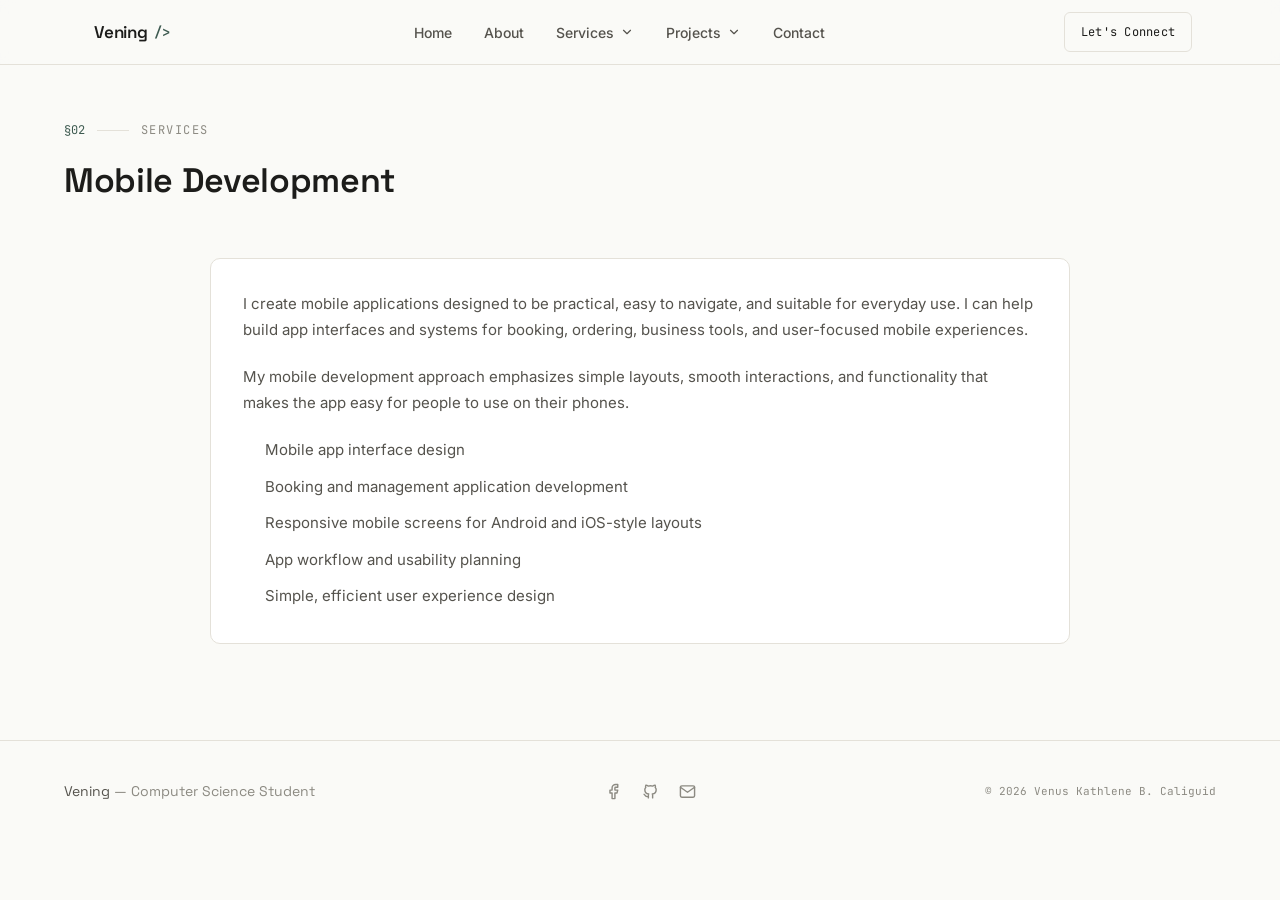
<file: service-mobile-development.html>
<!DOCTYPE html>
<html lang="en">
<head>
<meta charset="UTF-8" />
<meta name="viewport" content="width=device-width, initial-scale=1.0" />
<title>Mobile Development — Vening</title>
<link rel="stylesheet" href="style.css" />
</head>
<body>

<header class="navbar">
  <div class="container navbar-inner">
    <button class="logo" onclick="location.href='index.html'">Vening <span>/&gt;</span></button>
    <nav class="nav-links">
      <a href="index.html" class="nav-link">Home</a>
      <a href="about.html" class="nav-link">About</a>
      <div class="nav-dropdown">
        <button class="nav-link nav-dropdown-toggle" type="button" aria-expanded="false">
          Services
          <svg class="dropdown-caret" viewBox="0 0 24 24" fill="none" stroke="currentColor" stroke-width="2" stroke-linecap="round" stroke-linejoin="round"><path d="m6 9 6 6 6-6"/></svg>
        </button>
        <div class="dropdown-menu">
          <a href="service-web-development.html" class="dropdown-item">Web Development</a>
          <a href="service-mobile-development.html" class="dropdown-item">Mobile Development</a>
          <a href="service-graphic-design.html" class="dropdown-item">Graphic Design</a>
        </div>
      </div>
      <div class="nav-dropdown">
        <button class="nav-link nav-dropdown-toggle" type="button" aria-expanded="false">
          Projects
          <svg class="dropdown-caret" viewBox="0 0 24 24" fill="none" stroke="currentColor" stroke-width="2" stroke-linecap="round" stroke-linejoin="round"><path d="m6 9 6 6 6-6"/></svg>
        </button>
        <div class="dropdown-menu">
          <a href="work.html" class="dropdown-item">Web Development</a>
          <a href="work.html" class="dropdown-item">Mobile Development</a>
        </div>
      </div>
      <a href="contact.html" class="nav-link">Contact</a>
    </nav>
    <a href="contact.html" class="connect-btn font-mono">Let's Connect</a>
    <button class="nav-toggle" aria-label="Toggle menu" aria-expanded="false">
      <svg class="icon-menu" viewBox="0 0 24 24" fill="none" stroke="currentColor" stroke-width="2" stroke-linecap="round"><line x1="3" y1="12" x2="21" y2="12"/><line x1="3" y1="6" x2="21" y2="6"/><line x1="3" y1="18" x2="21" y2="18"/></svg>
      <svg class="icon-close" viewBox="0 0 24 24" fill="none" stroke="currentColor" stroke-width="2" stroke-linecap="round" style="display:none"><line x1="18" y1="6" x2="6" y2="18"/><line x1="6" y1="6" x2="18" y2="18"/></svg>
    </button>
  </div>
  <div class="mobile-menu">
    <a href="index.html" class="nav-link">Home</a>
    <a href="about.html" class="nav-link">About</a>
    <div class="mobile-dropdown">
      <button class="nav-link mobile-dropdown-toggle" type="button" aria-expanded="false">
        Services
        <svg class="dropdown-caret" viewBox="0 0 24 24" fill="none" stroke="currentColor" stroke-width="2" stroke-linecap="round" stroke-linejoin="round"><path d="m6 9 6 6 6-6"/></svg>
      </button>
      <div class="mobile-dropdown-menu">
        <a href="service-web-development.html" class="dropdown-item">Web Development</a>
        <a href="service-mobile-development.html" class="dropdown-item">Mobile Development</a>
        <a href="service-graphic-design.html" class="dropdown-item">Graphic Design</a>
      </div>
    </div>
    <div class="mobile-dropdown">
      <button class="nav-link mobile-dropdown-toggle" type="button" aria-expanded="false">
        Projects
        <svg class="dropdown-caret" viewBox="0 0 24 24" fill="none" stroke="currentColor" stroke-width="2" stroke-linecap="round" stroke-linejoin="round"><path d="m6 9 6 6 6-6"/></svg>
      </button>
      <div class="mobile-dropdown-menu">
        <a href="work.html" class="dropdown-item">Web Development</a>
        <a href="work.html" class="dropdown-item">Mobile Development</a>
      </div>
    </div>
    <a href="contact.html" class="nav-link">Contact</a>
    <a href="contact.html" class="connect-btn font-mono">Let's Connect</a>
  </div>
</header>

<main>
  <section class="container page-head">
    <div class="eyebrow"><span class="idx">§02</span><span class="rule"></span><span class="label">Services</span></div>
    <h1 class="font-display fade">Mobile Development</h1>
  </section>

  <section class="container service-box fade">
    <p>I create mobile applications designed to be practical, easy to navigate, and suitable for everyday use. I can help build app interfaces and systems for booking, ordering, business tools, and user-focused mobile experiences.</p>
    <p>My mobile development approach emphasizes simple layouts, smooth interactions, and functionality that makes the app easy for people to use on their phones.</p>
    <ul class="service-list">
      <li>Mobile app interface design</li>
      <li>Booking and management application development</li>
      <li>Responsive mobile screens for Android and iOS-style layouts</li>
      <li>App workflow and usability planning</li>
      <li>Simple, efficient user experience design</li>
    </ul>
  </section>
</main>

<footer class="site-footer">
  <div class="container footer-inner">
    <a href="index.html" class="footer-name font-display">Vening <span>— Computer Science Student</span></a>
    <div class="footer-socials">
      <a href="https://www.facebook.com/venuskathlene.bagocaliguid" target="_blank" rel="noopener" aria-label="Facebook"><svg viewBox="0 0 24 24" fill="none" stroke="currentColor" stroke-width="2" stroke-linecap="round" stroke-linejoin="round"><path d="M18 2h-3a5 5 0 0 0-5 5v3H7v4h3v8h4v-8h3l1-4h-4V7a1 1 0 0 1 1-1h3z"/></svg></a>
      <a href="https://github.com/venuskathlene" target="_blank" rel="noopener" aria-label="GitHub"><svg viewBox="0 0 24 24" fill="none" stroke="currentColor" stroke-width="2" stroke-linecap="round" stroke-linejoin="round"><path d="M9 19c-4.3 1.4-4.3-2.5-6-3m12 5v-3.5c0-1 .1-1.4-.5-2 2.8-.3 5.5-1.4 5.5-6a4.6 4.6 0 0 0-1.3-3.2 4.2 4.2 0 0 0-.1-3.2s-1.1-.3-3.5 1.3a12.3 12.3 0 0 0-6.2 0C6.5 2.8 5.4 3.1 5.4 3.1a4.2 4.2 0 0 0-.1 3.2A4.6 4.6 0 0 0 4 9.5c0 4.6 2.7 5.7 5.5 6-.6.6-.6 1.2-.5 2V21"/></svg></a>
      <a href="mailto:venuskathlenecaliguid@gmail.com" aria-label="Email"><svg viewBox="0 0 24 24" fill="none" stroke="currentColor" stroke-width="2" stroke-linecap="round" stroke-linejoin="round"><rect x="2" y="4" width="20" height="16" rx="2"/><path d="m22 6-10 7L2 6"/></svg></a>
    </div>
    <span class="footer-copy">© 2026 Venus Kathlene B. Caliguid</span>
  </div>
</footer>

<script src="script.js"></script>
</body>
</html>
</file>
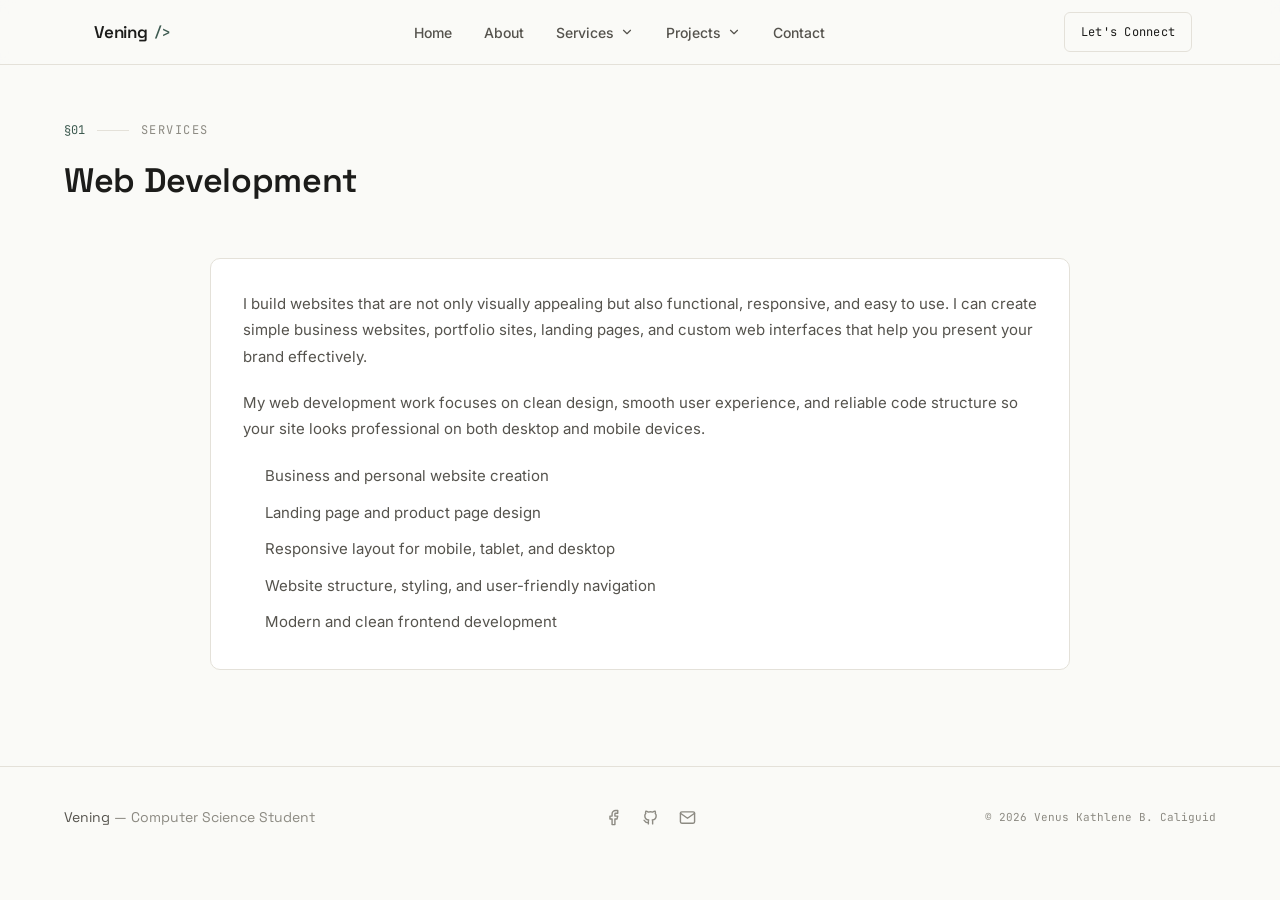
<file: service-web-development.html>
<!DOCTYPE html>
<html lang="en">
<head>
<meta charset="UTF-8" />
<meta name="viewport" content="width=device-width, initial-scale=1.0" />
<title>Web Development — Vening</title>
<link rel="stylesheet" href="style.css" />
</head>
<body>

<header class="navbar">
  <div class="container navbar-inner">
    <button class="logo" onclick="location.href='index.html'">Vening <span>/&gt;</span></button>
    <nav class="nav-links">
      <a href="index.html" class="nav-link">Home</a>
      <a href="about.html" class="nav-link">About</a>
      <div class="nav-dropdown">
        <button class="nav-link nav-dropdown-toggle" type="button" aria-expanded="false">
          Services
          <svg class="dropdown-caret" viewBox="0 0 24 24" fill="none" stroke="currentColor" stroke-width="2" stroke-linecap="round" stroke-linejoin="round"><path d="m6 9 6 6 6-6"/></svg>
        </button>
        <div class="dropdown-menu">
          <a href="service-web-development.html" class="dropdown-item">Web Development</a>
          <a href="service-mobile-development.html" class="dropdown-item">Mobile Development</a>
          <a href="service-graphic-design.html" class="dropdown-item">Graphic Design</a>
        </div>
      </div>
      <div class="nav-dropdown">
        <button class="nav-link nav-dropdown-toggle" type="button" aria-expanded="false">
          Projects
          <svg class="dropdown-caret" viewBox="0 0 24 24" fill="none" stroke="currentColor" stroke-width="2" stroke-linecap="round" stroke-linejoin="round"><path d="m6 9 6 6 6-6"/></svg>
        </button>
        <div class="dropdown-menu">
          <a href="work.html" class="dropdown-item">Web Development</a>
          <a href="work.html" class="dropdown-item">Mobile Development</a>
        </div>
      </div>
      <a href="contact.html" class="nav-link">Contact</a>
    </nav>
    <a href="contact.html" class="connect-btn font-mono">Let's Connect</a>
    <button class="nav-toggle" aria-label="Toggle menu" aria-expanded="false">
      <svg class="icon-menu" viewBox="0 0 24 24" fill="none" stroke="currentColor" stroke-width="2" stroke-linecap="round"><line x1="3" y1="12" x2="21" y2="12"/><line x1="3" y1="6" x2="21" y2="6"/><line x1="3" y1="18" x2="21" y2="18"/></svg>
      <svg class="icon-close" viewBox="0 0 24 24" fill="none" stroke="currentColor" stroke-width="2" stroke-linecap="round" style="display:none"><line x1="18" y1="6" x2="6" y2="18"/><line x1="6" y1="6" x2="18" y2="18"/></svg>
    </button>
  </div>
  <div class="mobile-menu">
    <a href="index.html" class="nav-link">Home</a>
    <a href="about.html" class="nav-link">About</a>
    <div class="mobile-dropdown">
      <button class="nav-link mobile-dropdown-toggle" type="button" aria-expanded="false">
        Services
        <svg class="dropdown-caret" viewBox="0 0 24 24" fill="none" stroke="currentColor" stroke-width="2" stroke-linecap="round" stroke-linejoin="round"><path d="m6 9 6 6 6-6"/></svg>
      </button>
      <div class="mobile-dropdown-menu">
        <a href="service-web-development.html" class="dropdown-item">Web Development</a>
        <a href="service-mobile-development.html" class="dropdown-item">Mobile Development</a>
        <a href="service-graphic-design.html" class="dropdown-item">Graphic Design</a>
      </div>
    </div>
    <div class="mobile-dropdown">
      <button class="nav-link mobile-dropdown-toggle" type="button" aria-expanded="false">
        Projects
        <svg class="dropdown-caret" viewBox="0 0 24 24" fill="none" stroke="currentColor" stroke-width="2" stroke-linecap="round" stroke-linejoin="round"><path d="m6 9 6 6 6-6"/></svg>
      </button>
      <div class="mobile-dropdown-menu">
        <a href="work.html" class="dropdown-item">Web Development</a>
        <a href="work.html" class="dropdown-item">Mobile Development</a>
      </div>
    </div>
    <a href="contact.html" class="nav-link">Contact</a>
    <a href="contact.html" class="connect-btn font-mono">Let's Connect</a>
  </div>
</header>

<main>
  <section class="container page-head">
    <div class="eyebrow"><span class="idx">§01</span><span class="rule"></span><span class="label">Services</span></div>
    <h1 class="font-display fade">Web Development</h1>
  </section>

  <section class="container service-box fade">
    <p>I build websites that are not only visually appealing but also functional, responsive, and easy to use. I can create simple business websites, portfolio sites, landing pages, and custom web interfaces that help you present your brand effectively.</p>
    <p>My web development work focuses on clean design, smooth user experience, and reliable code structure so your site looks professional on both desktop and mobile devices.</p>
    <ul class="service-list">
      <li>Business and personal website creation</li>
      <li>Landing page and product page design</li>
      <li>Responsive layout for mobile, tablet, and desktop</li>
      <li>Website structure, styling, and user-friendly navigation</li>
      <li>Modern and clean frontend development</li>
    </ul>
  </section>
</main>

<footer class="site-footer">
  <div class="container footer-inner">
    <a href="index.html" class="footer-name font-display">Vening <span>— Computer Science Student</span></a>
    <div class="footer-socials">
      <a href="https://www.facebook.com/venuskathlene.bagocaliguid" target="_blank" rel="noopener" aria-label="Facebook"><svg viewBox="0 0 24 24" fill="none" stroke="currentColor" stroke-width="2" stroke-linecap="round" stroke-linejoin="round"><path d="M18 2h-3a5 5 0 0 0-5 5v3H7v4h3v8h4v-8h3l1-4h-4V7a1 1 0 0 1 1-1h3z"/></svg></a>
      <a href="https://github.com/venuskathlene" target="_blank" rel="noopener" aria-label="GitHub"><svg viewBox="0 0 24 24" fill="none" stroke="currentColor" stroke-width="2" stroke-linecap="round" stroke-linejoin="round"><path d="M9 19c-4.3 1.4-4.3-2.5-6-3m12 5v-3.5c0-1 .1-1.4-.5-2 2.8-.3 5.5-1.4 5.5-6a4.6 4.6 0 0 0-1.3-3.2 4.2 4.2 0 0 0-.1-3.2s-1.1-.3-3.5 1.3a12.3 12.3 0 0 0-6.2 0C6.5 2.8 5.4 3.1 5.4 3.1a4.2 4.2 0 0 0-.1 3.2A4.6 4.6 0 0 0 4 9.5c0 4.6 2.7 5.7 5.5 6-.6.6-.6 1.2-.5 2V21"/></svg></a>
      <a href="mailto:venuskathlenecaliguid@gmail.com" aria-label="Email"><svg viewBox="0 0 24 24" fill="none" stroke="currentColor" stroke-width="2" stroke-linecap="round" stroke-linejoin="round"><rect x="2" y="4" width="20" height="16" rx="2"/><path d="m22 6-10 7L2 6"/></svg></a>
    </div>
    <span class="footer-copy">© 2026 Venus Kathlene B. Caliguid</span>
  </div>
</footer>

<script src="script.js"></script>
</body>
</html>
</file>
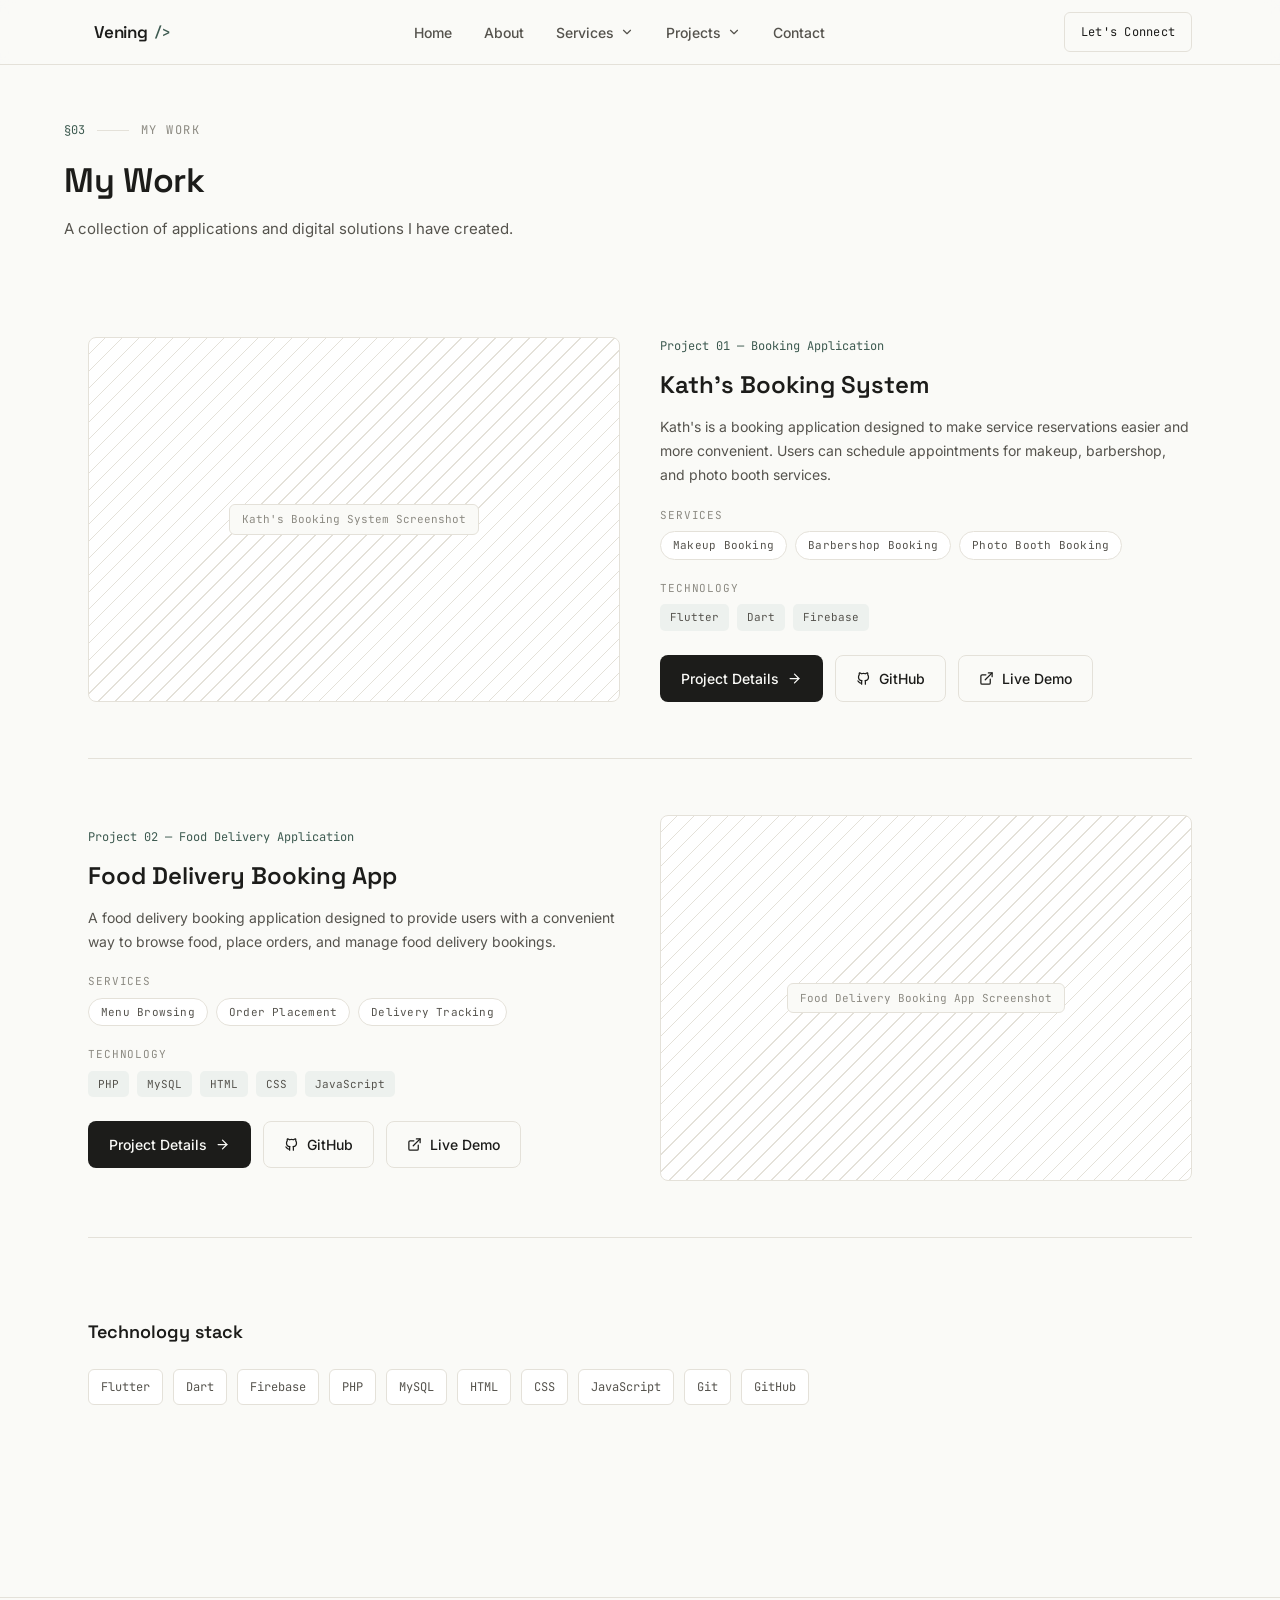
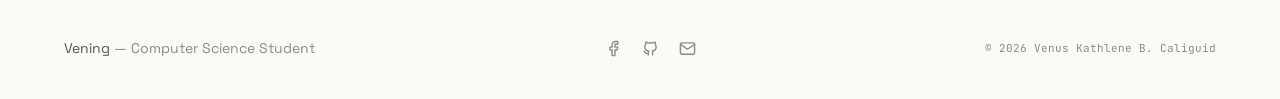
<file: work.html>
<!DOCTYPE html>
<html lang="en">
<head>
<meta charset="UTF-8" />
<meta name="viewport" content="width=device-width, initial-scale=1.0" />
<title>My Work — Vening</title>
<link rel="stylesheet" href="style.css" />
</head>
<body>

<header class="navbar">
  <div class="container navbar-inner">
    <button class="logo" onclick="location.href='index.html'">Vening <span>/&gt;</span></button>
    <nav class="nav-links">
      <a href="index.html" class="nav-link">Home</a>
      <a href="about.html" class="nav-link">About</a>
      <div class="nav-dropdown">
        <button class="nav-link nav-dropdown-toggle" type="button" aria-expanded="false">
          Services
          <svg class="dropdown-caret" viewBox="0 0 24 24" fill="none" stroke="currentColor" stroke-width="2" stroke-linecap="round" stroke-linejoin="round"><path d="m6 9 6 6 6-6"/></svg>
        </button>
        <div class="dropdown-menu">
          <a href="service-web-development.html" class="dropdown-item">Web Development</a>
          <a href="service-mobile-development.html" class="dropdown-item">Mobile Development</a>
          <a href="service-graphic-design.html" class="dropdown-item">Graphic Design</a>
        </div>
      </div>
      <div class="nav-dropdown">
        <button class="nav-link nav-dropdown-toggle" type="button" aria-expanded="false">
          Projects
          <svg class="dropdown-caret" viewBox="0 0 24 24" fill="none" stroke="currentColor" stroke-width="2" stroke-linecap="round" stroke-linejoin="round"><path d="m6 9 6 6 6-6"/></svg>
        </button>
        <div class="dropdown-menu">
          <a href="work.html" class="dropdown-item">Web Development</a>
          <a href="work.html" class="dropdown-item">Mobile Development</a>
        </div>
      </div>
      <a href="contact.html" class="nav-link">Contact</a>
    </nav>
    <a href="contact.html" class="connect-btn font-mono">Let's Connect</a>
    <button class="nav-toggle" aria-label="Toggle menu" aria-expanded="false">
      <svg class="icon-menu" viewBox="0 0 24 24" fill="none" stroke="currentColor" stroke-width="2" stroke-linecap="round"><line x1="3" y1="12" x2="21" y2="12"/><line x1="3" y1="6" x2="21" y2="6"/><line x1="3" y1="18" x2="21" y2="18"/></svg>
      <svg class="icon-close" viewBox="0 0 24 24" fill="none" stroke="currentColor" stroke-width="2" stroke-linecap="round" style="display:none"><line x1="18" y1="6" x2="6" y2="18"/><line x1="6" y1="6" x2="18" y2="18"/></svg>
    </button>
  </div>
  <div class="mobile-menu">
    <a href="index.html" class="nav-link">Home</a>
    <a href="about.html" class="nav-link">About</a>
    <div class="mobile-dropdown">
      <button class="nav-link mobile-dropdown-toggle" type="button" aria-expanded="false">
        Services
        <svg class="dropdown-caret" viewBox="0 0 24 24" fill="none" stroke="currentColor" stroke-width="2" stroke-linecap="round" stroke-linejoin="round"><path d="m6 9 6 6 6-6"/></svg>
      </button>
      <div class="mobile-dropdown-menu">
        <span class="dropdown-item">Web Development</span>
        <span class="dropdown-item">Mobile Development</span>
        <span class="dropdown-item">Graphic Design</span>
      </div>
    </div>
    <div class="mobile-dropdown">
      <button class="nav-link mobile-dropdown-toggle" type="button" aria-expanded="false">
        Projects
        <svg class="dropdown-caret" viewBox="0 0 24 24" fill="none" stroke="currentColor" stroke-width="2" stroke-linecap="round" stroke-linejoin="round"><path d="m6 9 6 6 6-6"/></svg>
      </button>
      <div class="mobile-dropdown-menu">
        <a href="work.html" class="dropdown-item">Web Development</a>
        <a href="work.html" class="dropdown-item">Mobile Development</a>
      </div>
    </div>
    <a href="contact.html" class="nav-link">Contact</a>
    <a href="contact.html" class="connect-btn font-mono">Let's Connect</a>
  </div>
</header>

<main>
  <section class="container page-head">
    <div class="eyebrow"><span class="idx">§03</span><span class="rule"></span><span class="label">My Work</span></div>
    <h1 class="font-display fade">My Work</h1>
    <p class="page-lead fade fade-1">A collection of applications and digital solutions I have created.</p>
  </section>

  <section class="container">
    <!-- PROJECT 01 -->
    <div class="work-block fade">
      <div class="work-media">
        <div class="placeholder ratio-16-11"><span>Kath's Booking System Screenshot</span></div>
      </div>
      <div class="work-text">
        <div class="work-tag font-mono">Project 01 — Booking Application</div>
        <h3 class="font-display">Kath's Booking System</h3>
        <p>
          Kath's is a booking application designed to make service reservations easier and
          more convenient. Users can schedule appointments for makeup, barbershop, and photo
          booth services.
        </p>
        <div style="margin-bottom:20px">
          <div class="work-sublabel font-mono">Services</div>
          <div class="tag-row">
            <span class="tag">Makeup Booking</span>
            <span class="tag">Barbershop Booking</span>
            <span class="tag">Photo Booth Booking</span>
          </div>
        </div>
        <div style="margin-bottom:24px">
          <div class="work-sublabel font-mono">Technology</div>
          <div class="badge-row">
            <span class="badge">Flutter</span>
            <span class="badge">Dart</span>
            <span class="badge">Firebase</span>
          </div>
        </div>
        <div class="work-actions">
          <button class="btn btn-primary" data-open-project="kaths-booking">
            Project Details
            <svg viewBox="0 0 24 24" fill="none" stroke="currentColor" stroke-width="2" stroke-linecap="round"><line x1="5" y1="12" x2="19" y2="12"/><polyline points="12 5 19 12 12 19"/></svg>
          </button>
          <span class="btn btn-secondary">
            <svg viewBox="0 0 24 24" fill="none" stroke="currentColor" stroke-width="2" stroke-linecap="round" stroke-linejoin="round"><path d="M9 19c-4.3 1.4-4.3-2.5-6-3m12 5v-3.5c0-1 .1-1.4-.5-2 2.8-.3 5.5-1.4 5.5-6a4.6 4.6 0 0 0-1.3-3.2 4.2 4.2 0 0 0-.1-3.2s-1.1-.3-3.5 1.3a12.3 12.3 0 0 0-6.2 0C6.5 2.8 5.4 3.1 5.4 3.1a4.2 4.2 0 0 0-.1 3.2A4.6 4.6 0 0 0 4 9.5c0 4.6 2.7 5.7 5.5 6-.6.6-.6 1.2-.5 2V21"/></svg>
            GitHub
          </span>
          <span class="btn btn-secondary">
            <svg viewBox="0 0 24 24" fill="none" stroke="currentColor" stroke-width="2" stroke-linecap="round" stroke-linejoin="round"><path d="M18 13v6a2 2 0 0 1-2 2H5a2 2 0 0 1-2-2V8a2 2 0 0 1 2-2h6"/><polyline points="15 3 21 3 21 9"/><line x1="10" y1="14" x2="21" y2="3"/></svg>
            Live Demo
          </span>
        </div>
      </div>
    </div>

    <!-- PROJECT 02 -->
    <div class="work-block reverse fade">
      <div class="work-media">
        <div class="placeholder ratio-16-11"><span>Food Delivery Booking App Screenshot</span></div>
      </div>
      <div class="work-text">
        <div class="work-tag font-mono">Project 02 — Food Delivery Application</div>
        <h3 class="font-display">Food Delivery Booking App</h3>
        <p>
          A food delivery booking application designed to provide users with a convenient way
          to browse food, place orders, and manage food delivery bookings.
        </p>
        <div style="margin-bottom:20px">
          <div class="work-sublabel font-mono">Services</div>
          <div class="tag-row">
            <span class="tag">Menu Browsing</span>
            <span class="tag">Order Placement</span>
            <span class="tag">Delivery Tracking</span>
          </div>
        </div>
        <div style="margin-bottom:24px">
          <div class="work-sublabel font-mono">Technology</div>
          <div class="badge-row">
            <span class="badge">PHP</span>
            <span class="badge">MySQL</span>
            <span class="badge">HTML</span>
            <span class="badge">CSS</span>
            <span class="badge">JavaScript</span>
          </div>
        </div>
        <div class="work-actions">
          <button class="btn btn-primary" data-open-project="food-delivery">
            Project Details
            <svg viewBox="0 0 24 24" fill="none" stroke="currentColor" stroke-width="2" stroke-linecap="round"><line x1="5" y1="12" x2="19" y2="12"/><polyline points="12 5 19 12 12 19"/></svg>
          </button>
          <span class="btn btn-secondary">
            <svg viewBox="0 0 24 24" fill="none" stroke="currentColor" stroke-width="2" stroke-linecap="round" stroke-linejoin="round"><path d="M9 19c-4.3 1.4-4.3-2.5-6-3m12 5v-3.5c0-1 .1-1.4-.5-2 2.8-.3 5.5-1.4 5.5-6a4.6 4.6 0 0 0-1.3-3.2 4.2 4.2 0 0 0-.1-3.2s-1.1-.3-3.5 1.3a12.3 12.3 0 0 0-6.2 0C6.5 2.8 5.4 3.1 5.4 3.1a4.2 4.2 0 0 0-.1 3.2A4.6 4.6 0 0 0 4 9.5c0 4.6 2.7 5.7 5.5 6-.6.6-.6 1.2-.5 2V21"/></svg>
            GitHub
          </span>
          <span class="btn btn-secondary">
            <svg viewBox="0 0 24 24" fill="none" stroke="currentColor" stroke-width="2" stroke-linecap="round" stroke-linejoin="round"><path d="M18 13v6a2 2 0 0 1-2 2H5a2 2 0 0 1-2-2V8a2 2 0 0 1 2-2h6"/><polyline points="15 3 21 3 21 9"/><line x1="10" y1="14" x2="21" y2="3"/></svg>
            Live Demo
          </span>
        </div>
      </div>
    </div>

    <!-- TECH STACK -->
    <div class="stack-section">
      <h2 class="font-display">Technology stack</h2>
      <div class="stack-row">
        <span class="stack-chip">Flutter</span>
        <span class="stack-chip">Dart</span>
        <span class="stack-chip">Firebase</span>
        <span class="stack-chip">PHP</span>
        <span class="stack-chip">MySQL</span>
        <span class="stack-chip">HTML</span>
        <span class="stack-chip">CSS</span>
        <span class="stack-chip">JavaScript</span>
        <span class="stack-chip">Git</span>
        <span class="stack-chip">GitHub</span>
      </div>
    </div>
  </section>
</main>

<footer class="site-footer">
  <div class="container footer-inner">
    <a href="index.html" class="footer-name font-display">Vening <span>— Computer Science Student</span></a>
    <div class="footer-socials">
      <a href="https://www.facebook.com/venuskathlene.bagocaliguid" target="_blank" rel="noopener" aria-label="Facebook"><svg viewBox="0 0 24 24" fill="none" stroke="currentColor" stroke-width="2" stroke-linecap="round" stroke-linejoin="round"><path d="M18 2h-3a5 5 0 0 0-5 5v3H7v4h3v8h4v-8h3l1-4h-4V7a1 1 0 0 1 1-1h3z"/></svg></a>
      <a href="https://github.com/venuskathlene" target="_blank" rel="noopener" aria-label="GitHub"><svg viewBox="0 0 24 24" fill="none" stroke="currentColor" stroke-width="2" stroke-linecap="round" stroke-linejoin="round"><path d="M9 19c-4.3 1.4-4.3-2.5-6-3m12 5v-3.5c0-1 .1-1.4-.5-2 2.8-.3 5.5-1.4 5.5-6a4.6 4.6 0 0 0-1.3-3.2 4.2 4.2 0 0 0-.1-3.2s-1.1-.3-3.5 1.3a12.3 12.3 0 0 0-6.2 0C6.5 2.8 5.4 3.1 5.4 3.1a4.2 4.2 0 0 0-.1 3.2A4.6 4.6 0 0 0 4 9.5c0 4.6 2.7 5.7 5.5 6-.6.6-.6 1.2-.5 2V21"/></svg></a>
      <a href="mailto:venuskathlenecaliguid@gmail.com" aria-label="Email"><svg viewBox="0 0 24 24" fill="none" stroke="currentColor" stroke-width="2" stroke-linecap="round" stroke-linejoin="round"><rect x="2" y="4" width="20" height="16" rx="2"/><path d="m22 6-10 7L2 6"/></svg></a>
    </div>
    <span class="footer-copy">© 2026 Venus Kathlene B. Caliguid</span>
  </div>
</footer>

<!-- PROJECT MODAL -->
<div class="modal-overlay" id="project-modal">
  <div class="modal-box fade">
    <div class="modal-head">
      <span class="tag-idx font-mono" data-field="tag">Project 01</span>
      <button class="modal-close" aria-label="Close project details">
        <svg viewBox="0 0 24 24" fill="none" stroke="currentColor" stroke-width="2" stroke-linecap="round"><line x1="18" y1="6" x2="6" y2="18"/><line x1="6" y1="6" x2="18" y2="18"/></svg>
      </button>
    </div>
    <div class="modal-body">
      <div class="placeholder ratio-16-9"><span data-field="screenshot-label">Project Screenshot</span></div>
      <div class="modal-cat font-mono" data-field="category">Category</div>
      <h2 class="font-display" data-field="title">Project Title</h2>
      <p class="modal-desc" data-field="description">Description</p>
      <div class="modal-cols">
        <div>
          <h4 class="font-mono">Features</h4>
          <ul class="feature-list" data-field="features"></ul>
        </div>
        <div>
          <h4 class="font-mono">Technologies</h4>
          <div class="badge-row" data-field="tech"></div>
        </div>
      </div>
      <div class="modal-footer">
        <p class="modal-links-note font-mono">GitHub and live demo links have not been provided yet.</p>
        <span class="btn btn-secondary">
          <svg viewBox="0 0 24 24" fill="none" stroke="currentColor" stroke-width="2" stroke-linecap="round" stroke-linejoin="round"><path d="M9 19c-4.3 1.4-4.3-2.5-6-3m12 5v-3.5c0-1 .1-1.4-.5-2 2.8-.3 5.5-1.4 5.5-6a4.6 4.6 0 0 0-1.3-3.2 4.2 4.2 0 0 0-.1-3.2s-1.1-.3-3.5 1.3a12.3 12.3 0 0 0-6.2 0C6.5 2.8 5.4 3.1 5.4 3.1a4.2 4.2 0 0 0-.1 3.2A4.6 4.6 0 0 0 4 9.5c0 4.6 2.7 5.7 5.5 6-.6.6-.6 1.2-.5 2V21"/></svg>
          GitHub — coming soon
        </span>
        <span class="btn btn-secondary">
          <svg viewBox="0 0 24 24" fill="none" stroke="currentColor" stroke-width="2" stroke-linecap="round" stroke-linejoin="round"><path d="M18 13v6a2 2 0 0 1-2 2H5a2 2 0 0 1-2-2V8a2 2 0 0 1 2-2h6"/><polyline points="15 3 21 3 21 9"/><line x1="10" y1="14" x2="21" y2="3"/></svg>
          Live Demo — coming soon
        </span>
      </div>
    </div>
  </div>
</div>

<script src="script.js"></script>
</body>
</html>
</file>
<file: style.css>
@import url('https://fonts.googleapis.com/css2?family=Space+Grotesk:wght@400;500;600;700&family=Inter:wght@400;500;600&family=JetBrains+Mono:wght@400;500&display=swap');

:root {
  --bg: #FAFAF7;
  --surface: #FFFFFF;
  --ink: #1C1C1A;
  --ink-soft: #55534D;
  --ink-faint: #8C8A82;
  --line: #E4E1D9;
  --accent: #3D5A50;
  --accent-soft: #EDF1EE;
  --radius: 10px;
}

* { box-sizing: border-box; }

html { scroll-behavior: smooth; }

body {
  margin: 0;
  font-family: 'Inter', sans-serif;
  background: var(--bg);
  color: var(--ink);
  line-height: 1.5;
  -webkit-font-smoothing: antialiased;
}

::selection { background: var(--accent); color: #fff; }

a { color: inherit; text-decoration: none; }
ul { list-style: none; margin: 0; padding: 0; }
img { max-width: 100%; display: block; }
button { font-family: inherit; cursor: pointer; }

.font-display { font-family: 'Space Grotesk', sans-serif; }
.font-mono { font-family: 'JetBrains Mono', monospace; }

.container {
  max-width: 1152px;
  margin: 0 auto;
  padding: 0 24px;
}

/* ---------- Focus states ---------- */
a:focus-visible,
button:focus-visible,
input:focus-visible,
textarea:focus-visible {
  outline: 2px solid var(--accent);
  outline-offset: 2px;
}

/* ---------- Fade-up animation ---------- */
@keyframes fadeUp {
  from { opacity: 0; transform: translateY(14px); }
  to { opacity: 1; transform: translateY(0); }
}
.fade { animation: fadeUp .55s cubic-bezier(.22,.61,.36,1) both; }
.fade-1 { animation-delay: .04s; }
.fade-2 { animation-delay: .1s; }
.fade-3 { animation-delay: .16s; }
.fade-4 { animation-delay: .22s; }

@media (prefers-reduced-motion: reduce) {
  .fade { animation: none !important; }
  html { scroll-behavior: auto; }
}

/* ---------- Navbar ---------- */
.navbar {
  position: sticky;
  top: 0;
  z-index: 40;
  background: rgba(250, 250, 247, 0.85);
  backdrop-filter: blur(8px);
  border-bottom: 1px solid var(--line);
}
.navbar-inner {
  height: 64px;
  display: flex;
  align-items: center;
  justify-content: space-between;
}
.logo {
  font-family: 'Space Grotesk', sans-serif;
  font-weight: 600;
  font-size: 17px;
  letter-spacing: -0.01em;
  display: flex;
  align-items: center;
  gap: 6px;
  background: none;
  border: none;
  color: var(--ink);
}
.logo span { color: var(--accent); font-family: 'JetBrains Mono', monospace; font-size: 14px; }

.nav-links {
  display: flex;
  align-items: center;
  gap: 32px;
}
.nav-dropdown {
  position: relative;
}
.nav-link {
  position: relative;
  font-size: 14px;
  font-weight: 500;
  color: var(--ink-soft);
  background: none;
  border: none;
  padding: 4px 0;
  transition: color .2s;
}
.nav-dropdown-toggle {
  display: inline-flex;
  align-items: center;
  gap: 6px;
  cursor: pointer;
}
.dropdown-caret {
  width: 14px;
  height: 14px;
  transition: transform .2s ease;
}
.nav-dropdown.open .dropdown-caret,
.mobile-dropdown.open .dropdown-caret {
  transform: rotate(180deg);
}
.nav-link::after {
  content: "";
  position: absolute;
  left: 0; right: 0; bottom: -3px;
  height: 1px;
  background: var(--accent);
  transform: scaleX(0);
  transform-origin: left;
  transition: transform .25s ease;
}
.nav-link:hover { color: var(--ink); }
.nav-link:hover::after,
.nav-link.active::after,
.nav-dropdown.open > .nav-dropdown-toggle::after,
.mobile-dropdown.open > .mobile-dropdown-toggle::after { transform: scaleX(1); }
.nav-link.active { color: var(--ink); }

.dropdown-menu,
.mobile-dropdown-menu {
  position: absolute;
  top: calc(100% + 14px);
  left: 0;
  min-width: 210px;
  display: none;
  flex-direction: column;
  gap: 6px;
  padding: 10px;
  background: var(--surface);
  border: 1px solid var(--line);
  border-radius: 10px;
  box-shadow: 0 18px 40px -24px rgba(28, 28, 26, 0.26);
  z-index: 50;
}
.nav-dropdown.open .dropdown-menu,
.mobile-dropdown.open .mobile-dropdown-menu {
  display: flex;
}
.dropdown-item {
  display: block;
  padding: 10px 12px;
  border-radius: 8px;
  font-size: 14px;
  color: var(--ink-soft);
  transition: background .2s ease, color .2s ease;
}
.dropdown-item:hover {
  background: var(--accent-soft);
  color: var(--ink);
}
.dropdown-description {
  margin: 6px 10px 0;
  padding-top: 8px;
  border-top: 1px solid var(--line);
  font-size: 12px;
  line-height: 1.6;
  color: var(--ink-soft);
}

.service-box {
  border: 1px solid var(--line);
  border-radius: 10px;
  background: var(--surface);
  padding: 32px;
  max-width: 860px;
  margin: 0 auto 80px;
}
.service-box p {
  font-size: 15px;
  line-height: 1.75;
  color: var(--ink-soft);
  margin: 0 0 20px;
}
.service-list {
  margin: 0;
  padding-left: 22px;
  color: var(--ink-soft);
  font-size: 15px;
  line-height: 1.9;
}
.service-list li + li { margin-top: 8px; }

.connect-btn {
  font-family: 'JetBrains Mono', monospace;
  font-size: 12px;
  letter-spacing: .02em;
  border: 1px solid var(--line);
  background: var(--bg);
  border-radius: 6px;
  padding: 10px 16px;
  color: var(--ink);
  transition: border-color .2s, color .2s;
}
.connect-btn:hover { border-color: var(--accent); color: var(--accent); }

.nav-toggle {
  display: none;
  background: none;
  border: none;
  padding: 8px;
  color: var(--ink);
}
.nav-toggle svg { width: 20px; height: 20px; }

.mobile-menu {
  display: none;
  border-top: 1px solid var(--line);
  padding: 16px 24px;
  flex-direction: column;
  gap: 4px;
  background: var(--bg);
}
.mobile-menu.open { display: flex; }
.mobile-menu .nav-link {
  text-align: left;
  padding: 10px 0;
  font-size: 15px;
}
.mobile-menu .connect-btn {
  align-self: flex-start;
  margin-top: 8px;
}
.mobile-dropdown {
  position: relative;
}
.mobile-dropdown-toggle {
  width: 100%;
  display: inline-flex;
  align-items: center;
  justify-content: space-between;
  text-align: left;
  cursor: pointer;
}
.mobile-dropdown-menu {
  position: static;
  min-width: unset;
  padding: 8px 0 0 16px;
  box-shadow: none;
  border: none;
  background: transparent;
}
.mobile-dropdown-menu .dropdown-item {
  padding: 8px 10px;
}

@media (max-width: 767px) {
  .nav-links, .navbar-inner .connect-btn { display: none; }
  .nav-toggle { display: block; }
}

/* ---------- Buttons ---------- */
.btn {
  display: inline-flex;
  align-items: center;
  gap: 8px;
  font-size: 14px;
  font-weight: 500;
  padding: 12px 20px;
  border-radius: 8px;
  border: 1px solid transparent;
  transition: transform .2s, border-color .2s, color .2s;
}
.btn svg { width: 15px; height: 15px; transition: transform .2s; }
.btn-primary {
  background: var(--ink);
  color: var(--bg);
}
.btn-primary:hover { transform: translateY(-2px); }
.btn-primary:hover svg { transform: translateX(2px); }
.btn-secondary {
  background: transparent;
  border-color: var(--line);
  color: var(--ink);
}
.btn-secondary:hover { border-color: var(--accent); color: var(--accent); }
.btn-secondary:hover svg { transform: translate(2px, -2px); }

/* ---------- Tags / badges ---------- */
.tag {
  font-family: 'JetBrains Mono', monospace;
  font-size: 11px;
  letter-spacing: .02em;
  color: var(--ink-soft);
  border: 1px solid var(--line);
  border-radius: 999px;
  padding: 5px 12px;
  background: var(--surface);
  display: inline-block;
}
.badge {
  font-family: 'JetBrains Mono', monospace;
  font-size: 11px;
  color: var(--ink-soft);
  background: var(--accent-soft);
  border-radius: 5px;
  padding: 5px 10px;
  display: inline-block;
}

/* ---------- Section eyebrow ---------- */
.eyebrow {
  display: flex;
  align-items: center;
  gap: 12px;
  margin-bottom: 16px;
}
.eyebrow .idx { font-family: 'JetBrains Mono', monospace; font-size: 12px; color: var(--accent); }
.eyebrow .rule { height: 1px; width: 32px; background: var(--line); }
.eyebrow .label { font-family: 'JetBrains Mono', monospace; font-size: 12px; letter-spacing: .12em; text-transform: uppercase; color: var(--ink-faint); }

/* ---------- Placeholder blocks ---------- */
.placeholder {
  width: 100%;
  border-radius: 8px;
  border: 1px solid var(--line);
  background-color: var(--surface);
  background-image: repeating-linear-gradient(135deg, transparent, transparent 11px, var(--line) 11px, var(--line) 12px);
  display: flex;
  align-items: center;
  justify-content: center;
  overflow: hidden;
  position: relative;
}
.placeholder span {
  font-family: 'JetBrains Mono', monospace;
  font-size: 11px;
  color: var(--ink-faint);
  background: var(--bg);
  border: 1px solid var(--line);
  padding: 6px 12px;
  border-radius: 6px;
}
.ratio-4-3 { aspect-ratio: 4/3; }
.ratio-16-10 { aspect-ratio: 16/10; }
.ratio-16-9 { aspect-ratio: 16/9; }
.ratio-16-11 { aspect-ratio: 16/11; }
.ratio-4-5 { aspect-ratio: 4/5; }

/* ================= HERO / HOME ================= */
.hero {
  padding: 96px 0 64px;
}
.hero-grid {
  display: grid;
  grid-template-columns: 1.4fr 1fr;
  gap: 48px;
  align-items: center;
}
.hero-eyebrow {
  font-family: 'JetBrains Mono', monospace;
  font-size: 12px;
  letter-spacing: .12em;
  text-transform: uppercase;
  color: var(--accent);
  margin-bottom: 20px;
}
.hero h1 {
  font-family: 'Space Grotesk', sans-serif;
  font-weight: 600;
  font-size: 48px;
  line-height: 1.1;
  letter-spacing: -0.01em;
  margin: 0 0 20px;
}
.hero-role {
  font-size: 18px;
  color: var(--ink-soft);
  margin: 0 0 24px;
}
.hero-desc {
  font-size: 15px;
  color: var(--ink-soft);
  line-height: 1.7;
  max-width: 480px;
  margin: 0 0 32px;
}
.hero-actions { display: flex; flex-wrap: wrap; gap: 12px; }

.hero-photo-wrap { position: relative; }
.hero-photo {
  max-width: 320px;
  margin: 0 auto;
  border-radius: 14px;
  overflow: hidden;
  border: 1px solid var(--line);
}
.hero-photo img { width: 100%; height: 100%; object-fit: cover; aspect-ratio: 4/5; }
.hero-badge {
  position: absolute;
  bottom: -16px;
  left: -16px;
  font-family: 'JetBrains Mono', monospace;
  font-size: 11px;
  background: var(--ink);
  color: var(--bg);
  padding: 8px 12px;
  border-radius: 6px;
}

@media (max-width: 767px) {
  .hero-grid { grid-template-columns: 1fr; }
  .hero { padding: 48px 0 40px; }
  .hero h1 { font-size: 34px; }
  .hero-badge { display: none; }
}

/* ---------- Info cards ---------- */
.info-grid {
  display: grid;
  grid-template-columns: repeat(4, 1fr);
  gap: 16px;
  margin-bottom: 80px;
}
.info-card {
  border: 1px solid var(--line);
  border-radius: 10px;
  padding: 20px;
  background: var(--surface);
  transition: border-color .2s;
}
.info-card:hover { border-color: var(--accent); }
.info-card .idx { font-family: 'JetBrains Mono', monospace; font-size: 12px; color: var(--accent); margin-bottom: 12px; }
.info-card h3 { font-family: 'Space Grotesk', sans-serif; font-weight: 600; font-size: 15px; margin: 0 0 4px; }
.info-card p { font-size: 14px; color: var(--ink-soft); margin: 0; }

@media (max-width: 767px) {
  .info-grid { grid-template-columns: repeat(2, 1fr); }
}

/* ---------- Section heading row ---------- */
.section-head {
  display: flex;
  align-items: flex-end;
  justify-content: space-between;
  gap: 16px;
  flex-wrap: wrap;
  margin-bottom: 32px;
}
.section-head h2 {
  font-family: 'Space Grotesk', sans-serif;
  font-weight: 600;
  font-size: 28px;
  letter-spacing: -0.01em;
  margin: 0;
}
.section-link {
  font-size: 14px;
  font-weight: 500;
  color: var(--ink-soft);
  background: none;
  border: none;
  display: inline-flex;
  align-items: center;
  gap: 4px;
}
.section-link:hover { color: var(--ink); }
.section-link svg { width: 14px; height: 14px; }

/* ---------- Featured project cards (Home) ---------- */
.project-grid {
  display: grid;
  grid-template-columns: 1fr 1fr;
  gap: 24px;
  margin-bottom: 96px;
}
.project-card {
  border: 1px solid var(--line);
  border-radius: 10px;
  overflow: hidden;
  background: var(--surface);
  transition: transform .3s, box-shadow .3s, border-color .2s;
}
.project-card:hover {
  transform: translateY(-4px);
  box-shadow: 0 10px 30px -15px rgba(0,0,0,0.15);
}
.project-card .placeholder { border-radius: 0; border-width: 0 0 1px 0; }
.project-card-body { padding: 24px; }
.project-cat { font-family: 'JetBrains Mono', monospace; font-size: 11px; color: var(--accent); margin-bottom: 8px; }
.project-card h3 { font-family: 'Space Grotesk', sans-serif; font-weight: 600; font-size: 18px; margin: 0 0 8px; }
.project-card p { font-size: 14px; color: var(--ink-soft); line-height: 1.6; margin: 0 0 16px; }
.badge-row { display: flex; flex-wrap: wrap; gap: 8px; margin-bottom: 20px; }
.view-link {
  display: inline-flex;
  align-items: center;
  gap: 6px;
  font-size: 14px;
  font-weight: 500;
  background: none;
  border: none;
  color: var(--ink);
}
.view-link svg { width: 14px; height: 14px; transition: transform .2s; }
.view-link:hover svg { transform: translateX(3px); }

@media (max-width: 767px) {
  .project-grid { grid-template-columns: 1fr; }
}

/* ================= PAGE HEADER (shared) ================= */
.page-head { padding: 56px 0 40px; }
.page-head h1 {
  font-family: 'Space Grotesk', sans-serif;
  font-weight: 600;
  font-size: 34px;
  letter-spacing: -0.01em;
  margin: 0 0 12px;
}
.page-lead {
  font-size: 15px;
  color: var(--ink-soft);
  max-width: 480px;
  margin: 0;
}

/* ================= ABOUT PAGE ================= */
.about-grid {
  display: grid;
  grid-template-columns: 1.3fr 1fr;
  gap: 56px;
  padding-bottom: 96px;
}
.about-intro {
  font-size: 15px;
  color: var(--ink-soft);
  line-height: 1.75;
  max-width: 560px;
  margin: 0 0 56px;
}
.about-grid h2 {
  font-family: 'Space Grotesk', sans-serif;
  font-weight: 600;
  font-size: 18px;
  margin: 0 0 24px;
}

.timeline {
  position: relative;
  padding-left: 24px;
  border-left: 1px solid var(--line);
  margin-bottom: 56px;
}
.timeline-item { position: relative; margin-bottom: 40px; }
.timeline-item:last-child { margin-bottom: 0; }
.timeline-dot {
  position: absolute;
  left: -29px;
  top: 4px;
  width: 10px;
  height: 10px;
  border-radius: 50%;
  background: var(--accent);
  box-shadow: 0 0 0 4px var(--bg);
}
.timeline-year { font-family: 'JetBrains Mono', monospace; font-size: 12px; color: var(--accent); margin-bottom: 4px; }
.timeline-school { font-family: 'Space Grotesk', sans-serif; font-weight: 600; font-size: 15px; }
.timeline-program { font-size: 14px; color: var(--ink-soft); }
.timeline-note { font-size: 12px; color: var(--ink-faint); margin-top: 2px; }

.goal-box {
  border: 1px solid var(--line);
  border-radius: 10px;
  padding: 24px;
  background: var(--surface);
}
.goal-box h2 { margin-bottom: 12px; }
.goal-box p { font-size: 14px; color: var(--ink-soft); line-height: 1.7; margin: 0; }

.tag-row { display: flex; flex-wrap: wrap; gap: 8px; }

.interest-list { display: flex; flex-direction: column; gap: 10px; }
.interest-list li {
  display: flex;
  align-items: flex-start;
  gap: 10px;
  font-size: 14px;
  color: var(--ink-soft);
}
.interest-dot {
  margin-top: 6px;
  width: 4px; height: 4px;
  border-radius: 50%;
  background: var(--accent);
  flex-shrink: 0;
}

.facts-box {
  border: 1px solid var(--line);
  border-radius: 10px;
  padding: 20px;
  background: var(--surface);
}
.facts-box h2 {
  font-size: 12px;
  text-transform: uppercase;
  letter-spacing: .08em;
  color: var(--ink-faint);
  margin-bottom: 12px;
}
.facts-box dl { margin: 0; }
.fact-row { display: flex; justify-content: space-between; font-size: 14px; padding: 5px 0; }
.fact-row dt { color: var(--ink-faint); }
.fact-row dd { margin: 0; }

.about-side { display: flex; flex-direction: column; gap: 48px; }

@media (max-width: 767px) {
  .about-grid { grid-template-columns: 1fr; }
}

/* ================= WORK PAGE ================= */
.work-block {
  display: grid;
  grid-template-columns: 1fr 1fr;
  gap: 40px;
  align-items: center;
  padding: 56px 0;
  border-bottom: 1px solid var(--line);
}
.work-block:last-of-type { border-bottom: none; }
.work-block.reverse .work-media { order: 2; }
.work-block.reverse .work-text { order: 1; }
.work-tag { font-family: 'JetBrains Mono', monospace; font-size: 12px; color: var(--accent); margin-bottom: 12px; }
.work-text h3 { font-family: 'Space Grotesk', sans-serif; font-weight: 600; font-size: 24px; margin: 0 0 12px; }
.work-text p { font-size: 14px; color: var(--ink-soft); line-height: 1.7; margin: 0 0 20px; }
.work-sublabel { font-family: 'JetBrains Mono', monospace; font-size: 11px; text-transform: uppercase; letter-spacing: .08em; color: var(--ink-faint); margin-bottom: 8px; }
.work-actions { display: flex; flex-wrap: wrap; gap: 12px; margin-top: 4px; }

@media (max-width: 767px) {
  .work-block, .work-block.reverse { grid-template-columns: 1fr; }
  .work-block.reverse .work-media,
  .work-block.reverse .work-text { order: initial; }
}

.stack-section { margin-top: 80px; padding-bottom: 96px; }
.stack-section h2 { font-family: 'Space Grotesk', sans-serif; font-weight: 600; font-size: 18px; margin: 0 0 24px; }
.stack-row { display: flex; flex-wrap: wrap; gap: 10px; }
.stack-chip {
  font-family: 'JetBrains Mono', monospace;
  font-size: 12px;
  color: var(--ink-soft);
  border: 1px solid var(--line);
  border-radius: 6px;
  padding: 8px 12px;
  background: var(--surface);
  transition: border-color .2s, color .2s;
}
.stack-chip:hover { border-color: var(--accent); color: var(--accent); }

/* ================= MODAL ================= */
.modal-overlay {
  position: fixed;
  inset: 0;
  background: rgba(28,28,26,0.5);
  z-index: 50;
  display: none;
  align-items: flex-start;
  justify-content: center;
  padding: 16px;
  overflow-y: auto;
}
.modal-overlay.open { display: flex; }
.modal-box {
  background: var(--bg);
  max-width: 640px;
  width: 100%;
  border-radius: 12px;
  border: 1px solid var(--line);
  margin: 32px 0;
}
.modal-head {
  display: flex;
  align-items: center;
  justify-content: space-between;
  padding: 16px 24px;
  border-bottom: 1px solid var(--line);
}
.modal-head .tag-idx { font-family: 'JetBrains Mono', monospace; font-size: 12px; color: var(--accent); }
.modal-close { background: none; border: none; padding: 6px; border-radius: 6px; color: var(--ink); }
.modal-close:hover { background: var(--accent-soft); }
.modal-close svg { width: 18px; height: 18px; }
.modal-body { padding: 24px; }
.modal-body .placeholder { margin-bottom: 24px; }
.modal-cat { font-family: 'JetBrains Mono', monospace; font-size: 11px; text-transform: uppercase; letter-spacing: .06em; color: var(--ink-faint); margin-bottom: 4px; }
.modal-body h2 { font-family: 'Space Grotesk', sans-serif; font-weight: 600; font-size: 24px; margin: 0 0 16px; }
.modal-desc { font-size: 14px; color: var(--ink-soft); line-height: 1.7; margin: 0 0 24px; }
.modal-cols { display: grid; grid-template-columns: 1fr 1fr; gap: 24px; margin-bottom: 24px; }
.modal-cols h4 { font-family: 'JetBrains Mono', monospace; font-size: 11px; text-transform: uppercase; letter-spacing: .06em; color: var(--ink-faint); margin: 0 0 8px; }
.feature-list { display: flex; flex-direction: column; gap: 6px; }
.feature-list li { display: flex; align-items: flex-start; gap: 8px; font-size: 14px; color: var(--ink-soft); }
.feature-dot { margin-top: 6px; width: 4px; height: 4px; border-radius: 50%; background: var(--accent); flex-shrink: 0; }
.modal-links-note { font-family: 'JetBrains Mono', monospace; font-size: 12px; color: var(--ink-faint); width: 100%; margin: 12px 0; }
.modal-footer { display: flex; flex-wrap: wrap; gap: 12px; padding-top: 12px; border-top: 1px solid var(--line); }

@media (max-width: 600px) {
  .modal-cols { grid-template-columns: 1fr; }
}

/* ================= CONTACT PAGE ================= */
.contact-grid {
  display: grid;
  grid-template-columns: 1fr 1.3fr;
  gap: 56px;
  padding-bottom: 64px;
}
.contact-cards { display: flex; flex-direction: column; gap: 16px; }
.contact-card {
  display: flex;
  align-items: flex-start;
  gap: 16px;
  border: 1px solid var(--line);
  border-radius: 10px;
  padding: 20px;
  background: var(--surface);
  transition: border-color .2s;
}
.contact-card:hover { border-color: var(--accent); }
.contact-icon {
  width: 36px; height: 36px;
  border-radius: 8px;
  background: var(--accent-soft);
  display: flex; align-items: center; justify-content: center;
  flex-shrink: 0;
}
.contact-icon svg { width: 16px; height: 16px; color: var(--accent); }
.contact-label { font-family: 'JetBrains Mono', monospace; font-size: 11px; text-transform: uppercase; letter-spacing: .06em; color: var(--ink-faint); margin-bottom: 4px; }
.contact-value { font-size: 14px; }
.contact-value.placeholder-text { color: var(--ink-faint); font-style: italic; }
.contact-value a {
  color: var(--ink);
  text-decoration: underline;
  text-decoration-color: var(--line);
  text-underline-offset: 3px;
  transition: color .2s, text-decoration-color .2s;
}
.contact-value a:hover {
  color: var(--accent);
  text-decoration-color: var(--accent);
}

.contact-form {
  border: 1px solid var(--line);
  border-radius: 10px;
  padding: 32px;
  background: var(--surface);
}
.form-row { display: grid; grid-template-columns: 1fr 1fr; gap: 20px; margin-bottom: 20px; }
.field { margin-bottom: 20px; }
.field label {
  display: block;
  font-family: 'JetBrains Mono', monospace;
  font-size: 11px;
  text-transform: uppercase;
  letter-spacing: .06em;
  color: var(--ink-faint);
  margin-bottom: 8px;
}
.field input, .field textarea {
  width: 100%;
  background: var(--bg);
  border: 1px solid var(--line);
  border-radius: 8px;
  padding: 12px 14px;
  font-size: 14px;
  font-family: 'Inter', sans-serif;
  color: var(--ink);
  transition: border-color .2s;
}
.field input::placeholder, .field textarea::placeholder { color: var(--ink-faint); }
.field input:focus, .field textarea:focus {
  outline: none;
  border-color: var(--accent);
  box-shadow: 0 0 0 1px var(--accent);
}
.field textarea { resize: vertical; min-height: 120px; }
.field-error { font-size: 12px; color: #C0392B; margin: 6px 0 0; }

.form-note {
  font-family: 'JetBrains Mono', monospace;
  font-size: 12px;
  color: var(--ink-faint);
  margin-top: 16px;
}
.form-status {
  border: 1px solid var(--accent);
  background: var(--accent-soft);
  border-radius: 8px;
  padding: 12px 16px;
  font-size: 13px;
  font-family: 'JetBrains Mono', monospace;
  color: var(--accent);
  margin-bottom: 24px;
  display: none;
}
.form-status.show { display: block; }

.social-row {
  display: flex;
  align-items: center;
  justify-content: center;
  gap: 32px;
  padding-top: 40px;
  margin-top: 24px;
  border-top: 1px solid var(--line);
}
.social-row a {
  display: flex;
  align-items: center;
  gap: 8px;
  font-size: 14px;
  color: var(--ink-soft);
  transition: color .2s;
}
.social-row a:hover { color: var(--accent); }
.social-row svg { width: 16px; height: 16px; }

@media (max-width: 767px) {
  .contact-grid { grid-template-columns: 1fr; }
  .form-row { grid-template-columns: 1fr; }
}

/* ================= FOOTER ================= */
.site-footer {
  border-top: 1px solid var(--line);
  margin-top: 96px;
}
.footer-inner {
  padding: 40px 0;
  display: flex;
  align-items: center;
  justify-content: space-between;
  gap: 16px;
  flex-wrap: wrap;
}
.footer-name {
  font-family: 'Space Grotesk', sans-serif;
  font-size: 14px;
  color: var(--ink-soft);
  background: none;
  border: none;
}
.footer-name span { color: var(--ink-faint); }
.footer-socials { display: flex; align-items: center; gap: 20px; }
.footer-socials a { color: var(--ink-faint); transition: color .2s; }
.footer-socials a:hover { color: var(--accent); }
.footer-socials svg { width: 17px; height: 17px; }
.footer-copy { font-family: 'JetBrains Mono', monospace; font-size: 11px; color: var(--ink-faint); }

/* Icon base */
svg { display: block; }
</file>
